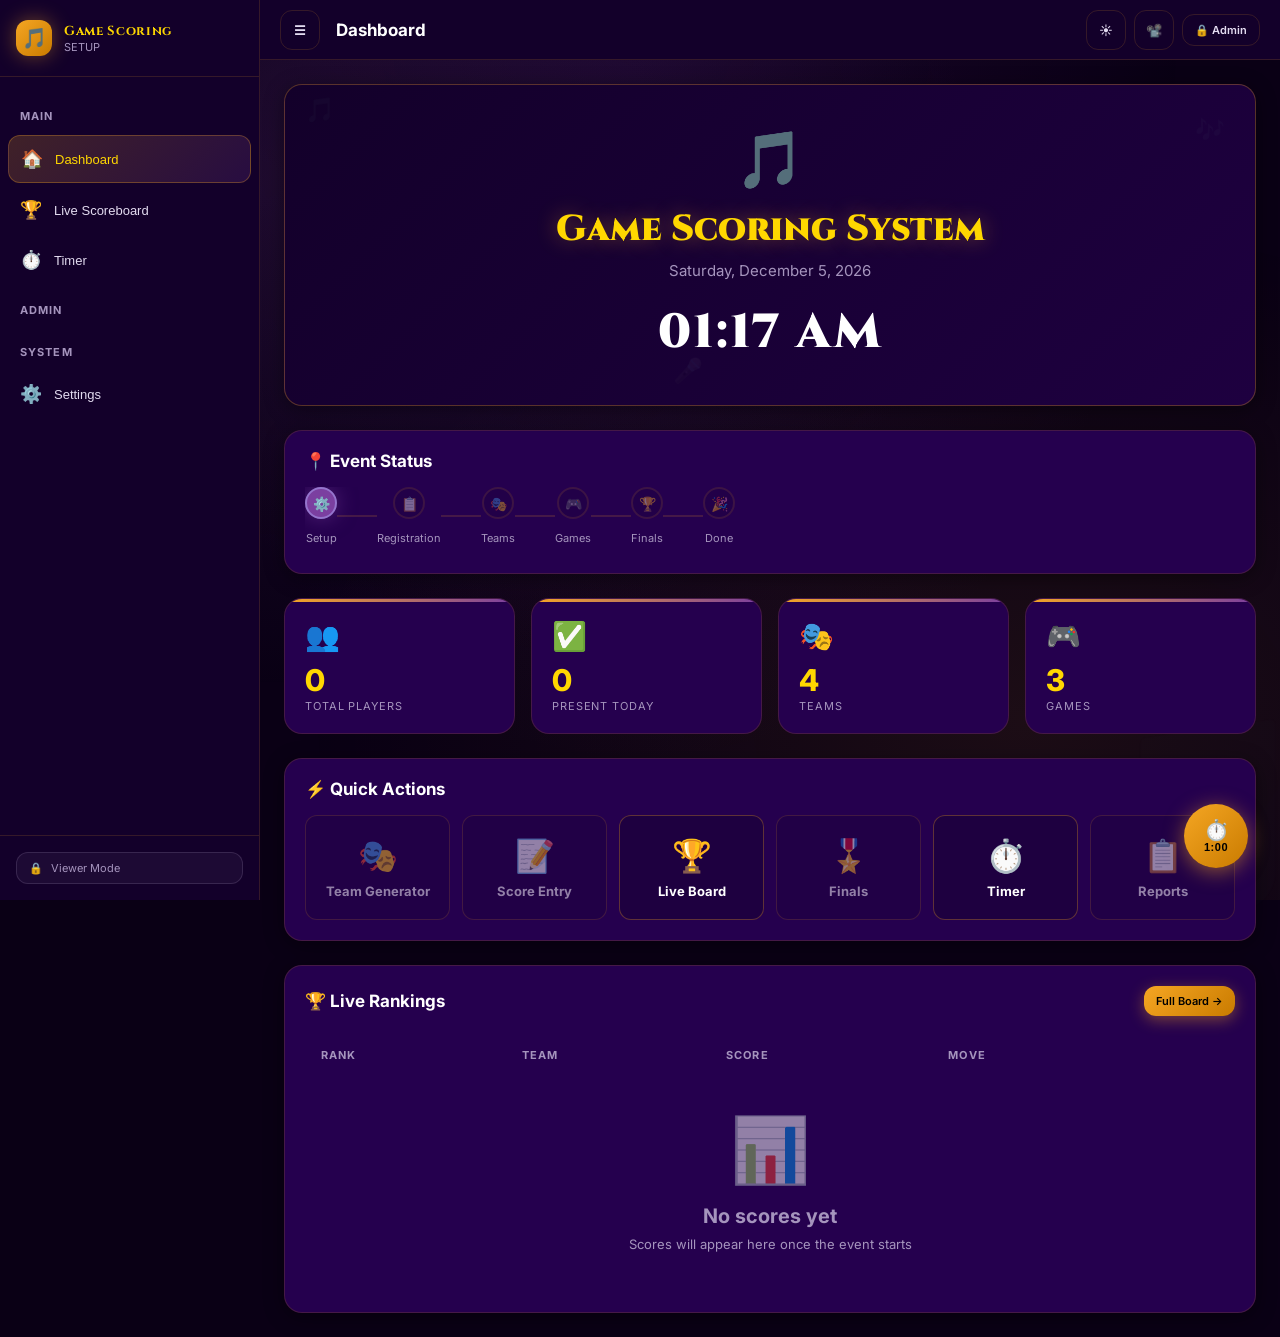
<file: index.html>
<!DOCTYPE html>
<html lang="en" data-theme="dark" data-projector="false">
<head>
  <meta charset="UTF-8">
  <meta name="viewport" content="width=device-width, initial-scale=1.0">
  <meta name="theme-color" content="#0A0015">
  <meta name="description" content="Universal Game Scoreboard & Team Management System — Antakshari, Quiz, Tambola and more">
  <meta name="apple-mobile-web-app-capable" content="yes">
  <meta name="apple-mobile-web-app-status-bar-style" content="black-translucent">

  <title>Game Scoring System 🎵</title>
  <link rel="stylesheet" href="style.css">
  <!-- PWA Meta & Icons -->
  <link rel="manifest" href="manifest.json">
  <link rel="apple-touch-icon" sizes="180x180" href="icons/apple-touch-icon.png">
  <link rel="icon" type="image/png" sizes="192x192" href="icons/icon-192.png">
  <meta name="apple-mobile-web-app-title" content="GameScoring">

  <!-- Preconnect for fonts -->
  <link rel="preconnect" href="https://fonts.googleapis.com">
  <link rel="preconnect" href="https://fonts.gstatic.com" crossorigin>
</head>
<body>

<!-- Offline Banner -->
<div id="offline-banner">
  📵 You are offline — changes will sync when connection is restored
</div>

<!-- Confetti + Fireworks Canvas (full page) -->
<canvas id="confetti-canvas"></canvas>
<canvas id="fireworks-canvas"></canvas>

<!-- App Shell -->
<div id="app">

  <!-- ── Sidebar Navigation ── -->
  <nav id="sidebar">
    <div class="sidebar-header">
      <div class="sidebar-logo">🎵</div>
      <div>
        <div class="sidebar-title" id="sidebar-event-name">Game Scoring</div>
        <div class="sidebar-subtitle" id="sidebar-status">Loading...</div>
      </div>
    </div>

    <div class="nav-links">
      <div class="nav-section">Main</div>

      <button class="nav-link active" data-nav="dashboard" onclick="navigate('dashboard')">
        <span class="nav-icon">🏠</span>
        <span>Dashboard</span>
      </button>

      <button class="nav-link" data-nav="scoreboard" onclick="navigate('scoreboard')">
        <span class="nav-icon">🏆</span>
        <span>Live Scoreboard</span>
      </button>

      <button class="nav-link" data-nav="timer" onclick="navigate('timer')">
        <span class="nav-icon">⏱️</span>
        <span>Timer</span>
      </button>

      <div class="nav-section">Admin</div>

      <button class="nav-link admin-only" data-nav="team-generator" onclick="navigate('team-generator')">
        <span class="nav-icon">🎭</span>
        <span>Team Generator</span>
      </button>

      <button class="nav-link admin-only" data-nav="score-entry" onclick="navigate('score-entry')">
        <span class="nav-icon">📝</span>
        <span>Score Entry</span>
      </button>

      <button class="nav-link admin-only" data-nav="finals" onclick="navigate('finals')">
        <span class="nav-icon">🎖️</span>
        <span>Finals</span>
      </button>

      <button class="nav-link admin-only" data-nav="reports" onclick="navigate('reports')">
        <span class="nav-icon">📋</span>
        <span>Reports</span>
      </button>

      <button class="nav-link admin-only" data-nav="quiz-admin" onclick="navigate('quiz-admin')">
        <span class="nav-icon">📢</span>
        <span>Quiz Admin</span>
      </button>

      <div class="nav-section">System</div>

      <button class="nav-link" data-nav="settings" onclick="navigate('settings')">
        <span class="nav-icon">⚙️</span>
        <span>Settings</span>
      </button>
    </div>

    <div class="sidebar-footer">
      <div id="admin-indicator" class="admin-indicator inactive">
        <span>🔒</span><span>Viewer Mode</span>
      </div>
    </div>
  </nav>

  <!-- ── Main Content ── -->
  <div id="main-content">

    <!-- Top Bar -->
    <header id="topbar">
      <button class="btn btn-icon btn-ghost" onclick="toggleSidebar()" title="Toggle menu" id="menu-toggle">
        ☰
      </button>

      <span class="topbar-title" id="topbar-title">Dashboard</span>

      <div class="topbar-actions">
        <!-- Theme Toggle -->
        <button class="btn btn-icon btn-ghost theme-toggle" onclick="toggleTheme()" title="Toggle dark/light mode">☀️</button>

        <!-- Projector Mode -->
        <button class="btn btn-icon btn-ghost projector-toggle" onclick="toggleProjector()" title="Projector Mode">📽️</button>

        <!-- Admin Quick Access -->
        <button class="btn btn-sm btn-ghost" id="admin-quick-btn"
          onclick="STATE.isAdmin ? deactivateAdmin() : showAdminActivateModal()">
          🔒 Admin
        </button>
      </div>
    </header>

    <!-- ── Pages ── -->

    <!-- Dashboard -->
    <div class="page active" id="page-dashboard"></div>

    <!-- Team Generator -->
    <div class="page" id="page-team-generator"></div>

    <!-- Score Entry -->
    <div class="page" id="page-score-entry"></div>

    <!-- Live Scoreboard -->
    <div class="page" id="page-scoreboard"></div>

    <!-- Finals -->
    <div class="page" id="page-finals"></div>

    <!-- Timer -->
    <div class="page" id="page-timer"></div>

    <!-- Reports -->
    <div class="page" id="page-reports"></div>

    <!-- Settings -->
    <div class="page" id="page-settings"></div>

    <!-- Quiz Admin -->
    <div class="page" id="page-quiz-admin"></div>

  </div><!-- /main-content -->

</div><!-- /app -->

<!-- ── Mobile Bottom Navigation ── -->
<nav id="bottom-nav">
  <button class="bottom-nav-item active" data-nav="dashboard" onclick="navigate('dashboard')">
    <span class="bnav-icon">🏠</span>
    <span>Home</span>
  </button>
  <button class="bottom-nav-item" data-nav="scoreboard" onclick="navigate('scoreboard')">
    <span class="bnav-icon">🏆</span>
    <span>Board</span>
  </button>
  <button class="bottom-nav-item admin-only" data-nav="score-entry" onclick="navigate('score-entry')">
    <span class="bnav-icon">📝</span>
    <span>Score</span>
  </button>
  <button class="bottom-nav-item" data-nav="timer" onclick="navigate('timer')">
    <span class="bnav-icon">⏱️</span>
    <span>Timer</span>
  </button>
  <button class="bottom-nav-item" data-nav="settings" onclick="navigate('settings')">
    <span class="bnav-icon">⚙️</span>
    <span>Settings</span>
  </button>
</nav>

<!-- ── Floating Timer FAB ── -->
<button id="timer-fab" onclick="openTimerFullscreen()" title="Open Timer">
  <span class="fab-icon">⏱️</span>
  <span class="fab-time" id="timer-fab-time">60</span>
</button>

<!-- ── Quick Score FAB (admin only, green ⚡ above timer) ── -->
<button id="quick-score-fab" onclick="openQuickScore()" title="Quick Score Entry">
  <span class="qfab-icon">⚡</span>
  <span class="qfab-label">SCORE</span>
</button>

<!-- ── Quick Score Overlay ── -->
<div id="quick-score-overlay" class="hidden">

  <!-- Header -->
  <div class="qs-header">
    <div class="qs-title">⚡ Quick Score</div>

    <!-- Context selectors (inline) -->
    <div class="qs-context">
      <span>Game</span>
      <select id="qs-game" onchange="qsOnContextChange()"></select>
      <span>Round</span>
      <select id="qs-round" onchange="qsOnContextChange()"></select>
      <span>Sub</span>
      <select id="qs-sub" onchange="qsOnContextChange()"></select>
    </div>

    <button class="qs-close" onclick="closeQuickScore()" title="Close">✕</button>
  </div>

  <!-- Body (renders dynamically) -->
  <div class="qs-body" id="qs-body"></div>

  <!-- Footer -->
  <div class="qs-footer">
    <div class="qs-last-save" id="qs-last-save">
      <span>No scores saved yet</span>
    </div>
    <div style="display:flex;gap:8px;align-items:center">
      <button class="btn btn-ghost btn-sm" onclick="navigate('score-entry');closeQuickScore()">📝 Full Entry</button>
      <button class="btn btn-ghost btn-sm" onclick="closeQuickScore()">✕ Close</button>
    </div>
  </div>

</div>

<!-- ── Toast Container ── -->
<div id="toast-container"></div>

<!-- ── Timer Fullscreen Overlay ── -->
<div id="timer-fullscreen" class="hidden">
  <button class="btn btn-ghost" style="position:absolute;top:var(--space-6);right:var(--space-6);font-size:24px"
    onclick="closeTimerFullscreen()">✕</button>

  <div style="text-align:center;margin-bottom:var(--space-4)">
    <div style="font-size:var(--text-sm);color:var(--text-muted);text-transform:uppercase;letter-spacing:0.15em" id="timer-context-label">
      Round Timer
    </div>
  </div>

  <!-- SVG Ring -->
  <div style="position:relative;width:340px;height:340px">
    <svg width="340" height="340" style="transform:rotate(-90deg)">
      <circle cx="170" cy="170" r="150" fill="none" stroke="rgba(245,166,35,0.15)" stroke-width="14"/>
      <circle cx="170" cy="170" r="150" fill="none" stroke="#F5A623"
        stroke-width="14" stroke-linecap="round"
        stroke-dasharray="942.5" stroke-dashoffset="0"
        id="timer-progress-ring" style="transition:stroke-dashoffset 1s linear,stroke 0.3s"/>
    </svg>
    <div style="position:absolute;inset:0;display:flex;flex-direction:column;align-items:center;justify-content:center">
      <div class="timer-display" id="timer-main-display">60</div>
    </div>
  </div>

  <div class="timer-label" id="timer-fullscreen-label">seconds remaining</div>

  <!-- Timer Controls -->
  <div class="timer-controls">
    <button class="btn btn-lg btn-secondary" onclick="Timer.reset()" title="Reset to start">
      ↺ Reset
    </button>
    <button class="btn btn-xl btn-primary" id="timer-fullscreen-play"
      onclick="toggleTimerFullscreen()">
      ▶ Start
    </button>
    <button class="btn btn-lg btn-secondary" onclick="closeTimerFullscreen()">
      ✕ Close
    </button>
  </div>

  <!-- Duration quick-set -->
  <div style="display:flex;gap:var(--space-2);flex-wrap:wrap;justify-content:center">
    <span style="font-size:var(--text-xs);color:var(--text-muted);align-self:center">Quick set:</span>
    <button class="btn btn-sm btn-ghost" onclick="Timer.init(30);updateTimerDisplays()">30s</button>
    <button class="btn btn-sm btn-ghost" onclick="Timer.init(45);updateTimerDisplays()">45s</button>
    <button class="btn btn-sm btn-ghost" onclick="Timer.init(60);updateTimerDisplays()">60s</button>
    <button class="btn btn-sm btn-ghost" onclick="Timer.init(90);updateTimerDisplays()">90s</button>
    <button class="btn btn-sm btn-ghost" onclick="Timer.init(120);updateTimerDisplays()">2m</button>
    <button class="btn btn-sm btn-ghost" onclick="Timer.init(180);updateTimerDisplays()">3m</button>
    <button class="btn btn-sm btn-ghost" onclick="Timer.init(300);updateTimerDisplays()">5m</button>
  </div>
</div>

<!-- ── Admin Quick Activate Modal ── -->
<div class="modal-overlay hidden" id="admin-activate-modal">
  <div class="modal" style="max-width:380px">
    <div class="modal-title">🔓 Activate Admin Mode</div>
    <div class="modal-body">
      <div class="form-group">
        <label class="form-label">Admin Password</label>
        <input type="password" class="form-control" id="admin-pass-input"
          placeholder="Enter password (default: admin123)"
          onkeydown="if(event.key==='Enter')submitAdminPass()">
      </div>
      <div style="font-size:var(--text-xs);color:var(--text-muted);margin-top:var(--space-2)">
        Session-based — stays active until you close the tab or deactivate manually.
      </div>
    </div>
    <div class="modal-actions">
      <button class="btn btn-ghost" onclick="Modal.close('admin-activate-modal')">Cancel</button>
      <button class="btn btn-primary" onclick="submitAdminPass()">Activate</button>
    </div>
  </div>
</div>

<!-- ── Scripts ── -->
<!-- Core -->
<script src="app.js"></script>

<!-- Pages -->
<script src="pages/dashboard.js"></script>
<script src="pages/team-generator.js"></script>
<script src="pages/score-entry.js"></script>
<script src="pages/live-scoreboard.js"></script>
<script src="pages/finals.js"></script>
<script src="pages/timer-page.js"></script>
<script src="pages/reports.js"></script>
<script src="pages/settings.js"></script>
<script src="pages/quiz-admin.js"></script>

<!-- Inline glue: timer fullscreen + keyboard shortcuts -->
<script>
// ── Timer fullscreen play/pause toggle ───────────────────────
function toggleTimerFullscreen() {
  const btn = document.getElementById('timer-fullscreen-play');
  if (STATE.timerRunning) {
    Timer.stop();
    if (btn) btn.textContent = '▶ Start';
  } else {
    Timer.start();
    if (btn) btn.textContent = '⏸ Pause';
  }
}

// Keep FAB and fullscreen display in sync
const _origTimerUpdate = Timer.updateDisplay.bind(Timer);
Timer.updateDisplay = function() {
  _origTimerUpdate();
  const btn = document.getElementById('timer-fullscreen-play');
  if (btn) btn.textContent = STATE.timerRunning ? '⏸ Pause' : '▶ Start';
  if (STATE.currentPage === 'timer') {
    if (typeof updateTimerPageDisplay === 'function') updateTimerPageDisplay();
  }
};

function updateTimerDisplays() {
  Timer.updateDisplay();
  const fab = document.getElementById('timer-fab-time');
  if (fab) fab.textContent = STATE.timerSeconds;
}

// ── Keyboard shortcuts ───────────────────────────────────────
document.addEventListener('keydown', e => {
  if (['INPUT','TEXTAREA','SELECT'].includes(document.activeElement?.tagName)) return;
  switch (e.key) {
    case ' ':     e.preventDefault(); toggleTimerFullscreen(); break;
    case 'f': case 'F': openTimerFullscreen(); break;
    case 'Escape':
      if (!document.getElementById('timer-fullscreen')?.classList.contains('hidden'))
        closeTimerFullscreen();
      else Modal.closeAll();
      break;
    case '1': navigate('dashboard');     break;
    case '2': navigate('scoreboard');    break;
    case '3': navigate('score-entry');   break;
    case '4': navigate('team-generator'); break;
    case '5': navigate('timer');         break;
    case 't': case 'T': toggleTheme();  break;
    case 'p': case 'P': toggleProjector(); break;
  }
});

// ── Close mobile sidebar on outside click ─────────────────────
document.addEventListener('click', e => {
  const sidebar = document.getElementById('sidebar');
  const menuBtn = document.getElementById('menu-toggle');
  if (window.innerWidth <= 768 &&
      sidebar?.classList.contains('mobile-open') &&
      !sidebar.contains(e.target) &&
      !menuBtn?.contains(e.target)) {
    sidebar.classList.remove('mobile-open');
  }
});

// ── Service Worker Registration (PWA) ────────────────────────
if ('serviceWorker' in navigator) {
  window.addEventListener('load', () => {
    navigator.serviceWorker.register('./service-worker.js')
      .then(reg => console.log('PWA Service Worker registered:', reg.scope))
      .catch(err => console.warn('Service Worker registration failed:', err));
  });
}
</script>

</body>
</html>
</file>
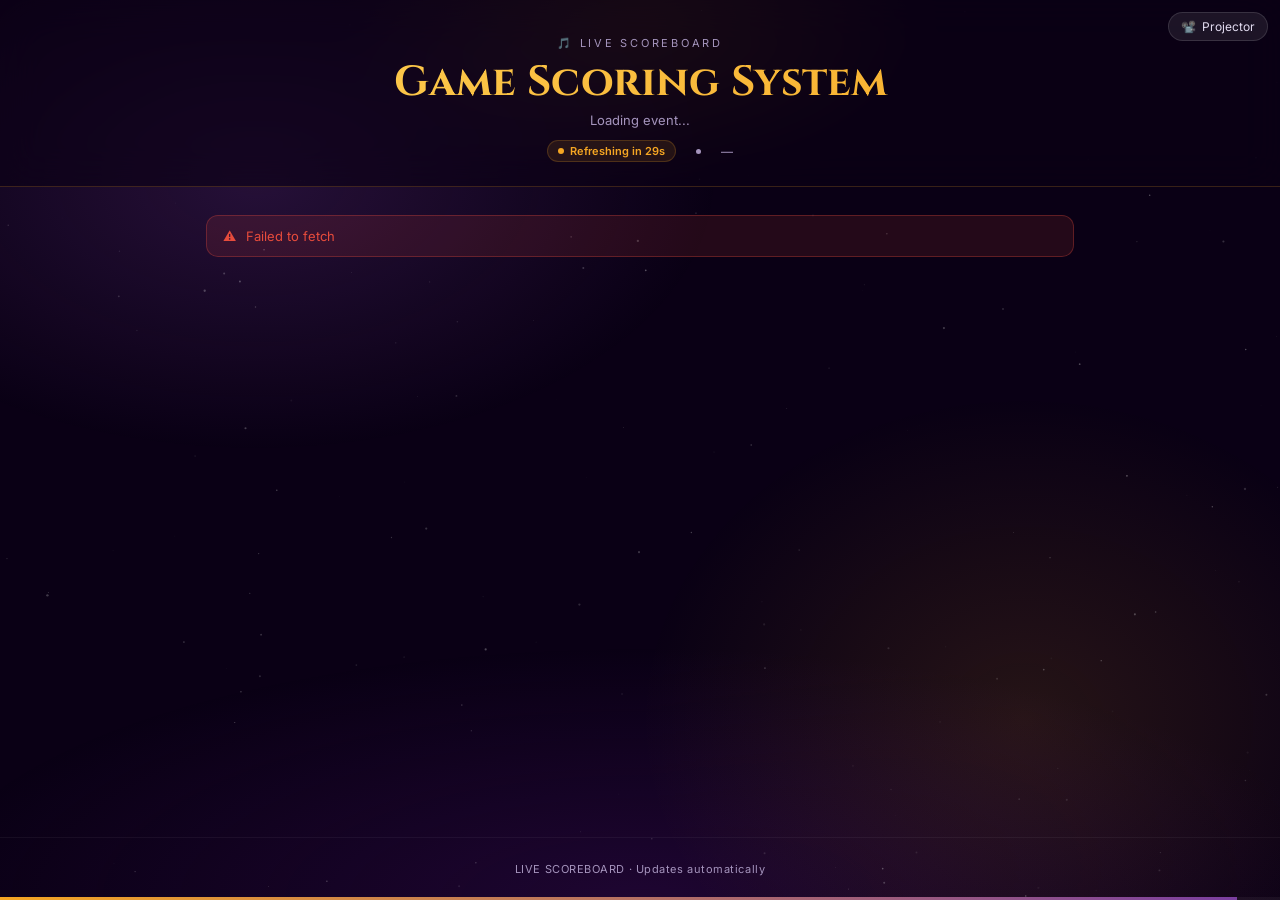
<file: scoreboard-public.html>
<!DOCTYPE html>
<html lang="en">
<head>
  <meta charset="UTF-8">
  <meta name="viewport" content="width=device-width, initial-scale=1.0">
  <meta name="theme-color" content="#0A0015">
  <meta name="description" content="Live Scoreboard — Game Scoring System">
  <meta name="robots" content="noindex">
  <title>🏆 Live Scoreboard</title>
  <link rel="preconnect" href="https://fonts.googleapis.com">
  <link rel="preconnect" href="https://fonts.gstatic.com" crossorigin>
  <link rel="stylesheet" href="https://fonts.googleapis.com/css2?family=Inter:wght@300;400;500;600;700;800;900&family=Cinzel:wght@600;700;900&display=swap">
  <style>
    /* ── Reset ── */
    *, *::before, *::after { box-sizing: border-box; margin: 0; padding: 0; }

    /* ── Variables ── */
    :root {
      --gold-400:  #F5A623;
      --gold-300:  #FFD55A;
      --gold-200:  #FFE9A0;
      --purple-400:#7B3FA0;
      --purple-600:#3D0D5C;
      --purple-700:#1E0030;
      --purple-800:#0F0020;
      --purple-900:#06000F;
      --success:   #2ECC71;
      --error:     #E74C3C;
      --info:      #3498DB;
      --bg-base:   #0A0015;
      --bg-card:   rgba(255,255,255,0.04);
      --border:    rgba(245,166,35,0.2);
      --text-1:    #FFFFFF;
      --text-2:    #E3DBF0;
      --text-3:    #A594BD;
      --text-gold: #FFD700;
      --glow-gold: 0 0 30px rgba(245,166,35,0.5);
      --glow-sm:   0 0 12px rgba(245,166,35,0.3);
      --font:      'Inter', sans-serif;
      --font-d:    'Cinzel', serif;
      --r-md:      12px;
      --r-lg:      18px;
      --r-full:    9999px;
    }

    /* ── Base ── */
    html { height: 100%; }
    body {
      min-height: 100%;
      background: var(--bg-base);
      font-family: var(--font);
      color: var(--text-1);
      overflow-x: hidden;
    }

    /* ── Animated Background ── */
    body::before {
      content: '';
      position: fixed;
      inset: 0;
      background:
        radial-gradient(ellipse 60% 50% at 20% 20%, rgba(123,63,160,0.25) 0%, transparent 60%),
        radial-gradient(ellipse 50% 60% at 80% 80%, rgba(245,166,35,0.12) 0%, transparent 60%),
        radial-gradient(ellipse 80% 40% at 50% 100%, rgba(61,13,92,0.4) 0%, transparent 70%);
      z-index: 0;
      pointer-events: none;
    }

    /* ── Stars ── */
    #stars-canvas {
      position: fixed;
      inset: 0;
      z-index: 0;
      pointer-events: none;
      opacity: 0.4;
    }

    /* ── Pulse rings behind header ── */
    .header-glow {
      position: fixed;
      top: -120px;
      left: 50%;
      transform: translateX(-50%);
      width: 600px;
      height: 300px;
      background: radial-gradient(ellipse, rgba(245,166,35,0.15) 0%, transparent 70%);
      pointer-events: none;
      z-index: 1;
      animation: pulse-glow 4s ease-in-out infinite alternate;
    }
    @keyframes pulse-glow {
      from { opacity: 0.6; transform: translateX(-50%) scale(1); }
      to   { opacity: 1;   transform: translateX(-50%) scale(1.15); }
    }

    /* ── Layout ── */
    #app {
      position: relative;
      z-index: 1;
      min-height: 100vh;
      display: flex;
      flex-direction: column;
    }

    /* ── Header ── */
    #header {
      text-align: center;
      padding: 36px 20px 24px;
      border-bottom: 1px solid var(--border);
      background: rgba(10,0,21,0.6);
      backdrop-filter: blur(20px);
      -webkit-backdrop-filter: blur(20px);
      position: sticky;
      top: 0;
      z-index: 100;
    }

    .header-eyebrow {
      font-size: 11px;
      letter-spacing: 0.25em;
      text-transform: uppercase;
      color: var(--text-3);
      margin-bottom: 8px;
    }

    #event-name {
      font-family: var(--font-d);
      font-size: clamp(22px, 5vw, 42px);
      font-weight: 700;
      background: linear-gradient(135deg, var(--gold-300), var(--gold-400), var(--gold-300));
      background-size: 200% auto;
      -webkit-background-clip: text;
      -webkit-text-fill-color: transparent;
      background-clip: text;
      animation: shimmer 3s linear infinite;
      line-height: 1.2;
      margin-bottom: 4px;
    }
    @keyframes shimmer {
      from { background-position: 0% center; }
      to   { background-position: 200% center; }
    }

    #event-subtitle {
      font-size: 13px;
      color: var(--text-3);
      margin-bottom: 12px;
    }

    .header-meta {
      display: flex;
      align-items: center;
      justify-content: center;
      gap: 20px;
      flex-wrap: wrap;
      font-size: 12px;
      color: var(--text-3);
    }

    .header-meta .dot { width: 5px; height: 5px; border-radius: 50%; background: var(--text-3); }

    #refresh-indicator {
      display: inline-flex;
      align-items: center;
      gap: 6px;
      background: rgba(245,166,35,0.1);
      border: 1px solid rgba(245,166,35,0.2);
      border-radius: var(--r-full);
      padding: 3px 10px;
      font-size: 11px;
      color: var(--gold-400);
      font-weight: 600;
    }

    .pulse-dot {
      width: 6px; height: 6px;
      border-radius: 50%;
      background: var(--gold-400);
      animation: blink 1.4s ease-in-out infinite;
    }
    @keyframes blink {
      0%, 100% { opacity: 1; transform: scale(1); }
      50%       { opacity: 0.3; transform: scale(0.7); }
    }

    /* ── Main ── */
    #main {
      flex: 1;
      max-width: 900px;
      width: 100%;
      margin: 0 auto;
      padding: 28px 16px 60px;
    }

    /* ── Score Distribution Bar ── */
    #dist-section {
      margin-bottom: 20px;
    }

    .dist-header {
      font-size: 11px;
      text-transform: uppercase;
      letter-spacing: 0.12em;
      color: var(--text-3);
      margin-bottom: 12px;
      font-weight: 600;
    }

    /* ── Scoreboard Cards ── */
    #scoreboard-list {
      display: flex;
      flex-direction: column;
      gap: 12px;
    }

    .sb-card {
      background: var(--bg-card);
      border: 1px solid var(--border);
      border-radius: var(--r-lg);
      backdrop-filter: blur(12px);
      -webkit-backdrop-filter: blur(12px);
      padding: 0;
      overflow: hidden;
      transition: transform 0.25s ease, box-shadow 0.25s ease, border-color 0.25s ease;
      animation: slide-in 0.4s ease both;
      cursor: pointer;
    }

    @keyframes slide-in {
      from { opacity: 0; transform: translateY(14px); }
      to   { opacity: 1; transform: translateY(0); }
    }

    .sb-card:hover {
      transform: translateY(-2px);
      box-shadow: 0 8px 32px rgba(0,0,0,0.4);
    }

    .sb-card.rank-1 {
      border-color: rgba(255,215,0,0.5);
      box-shadow: 0 0 30px rgba(255,215,0,0.1), inset 0 0 40px rgba(255,215,0,0.03);
    }
    .sb-card.rank-1:hover { border-color: rgba(255,215,0,0.8); box-shadow: var(--glow-gold); }
    .sb-card.rank-2 { border-color: rgba(192,192,192,0.3); }
    .sb-card.rank-3 { border-color: rgba(205,127,50,0.3); }

    .sb-card-inner {
      display: grid;
      grid-template-columns: 70px 1fr auto;
      align-items: center;
      gap: 0;
    }

    /* Rank Column */
    .sb-rank-col {
      display: flex;
      align-items: center;
      justify-content: center;
      padding: 20px 12px;
    }

    .rank-badge {
      width: 44px;
      height: 44px;
      border-radius: 50%;
      display: flex;
      align-items: center;
      justify-content: center;
      font-weight: 900;
      font-size: 18px;
      flex-shrink: 0;
    }

    .rank-badge.gold   { background: linear-gradient(135deg,#FFD700,#F5A623); color: #3A1F00; box-shadow: 0 0 18px rgba(255,215,0,0.6); }
    .rank-badge.silver { background: linear-gradient(135deg,#E8E8E8,#B0B0B0); color: #2A2A2A; box-shadow: 0 0 14px rgba(192,192,192,0.4); }
    .rank-badge.bronze { background: linear-gradient(135deg,#E8956D,#CD7F32); color: #2A1000; box-shadow: 0 0 14px rgba(205,127,50,0.4); }
    .rank-badge.other  { background: rgba(255,255,255,0.08); color: var(--text-2); border: 1px solid rgba(255,255,255,0.1); font-size: 16px; }

    /* Team Info */
    .sb-team-col {
      padding: 16px 4px;
    }

    .team-row {
      display: flex;
      align-items: center;
      gap: 14px;
    }

    .team-avatar {
      width: 46px;
      height: 46px;
      border-radius: 12px;
      display: flex;
      align-items: center;
      justify-content: center;
      font-weight: 900;
      font-size: 15px;
      color: white;
      letter-spacing: 0.02em;
      flex-shrink: 0;
      text-shadow: 0 1px 3px rgba(0,0,0,0.4);
    }

    .team-name {
      font-size: 18px;
      font-weight: 700;
      color: var(--text-1);
      line-height: 1.2;
    }

    .team-chips {
      display: flex;
      gap: 5px;
      flex-wrap: wrap;
      margin-top: 5px;
    }

    .chip {
      font-size: 10px;
      font-weight: 700;
      padding: 2px 7px;
      border-radius: var(--r-full);
      line-height: 1.5;
    }
    .chip-pos { background: rgba(46,204,113,0.15); color: #2ECC71; border: 1px solid rgba(46,204,113,0.3); }
    .chip-neg { background: rgba(231,76,60,0.15);  color: #E74C3C; border: 1px solid rgba(231,76,60,0.3); }
    .chip-qual { background: linear-gradient(90deg, rgba(245,166,35,0.2), rgba(255,215,0,0.15)); color: var(--text-gold); border: 1px solid rgba(245,166,35,0.4); }

    /* Score Column */
    .sb-score-col {
      padding: 20px 20px 20px 8px;
      text-align: right;
      display: flex;
      flex-direction: column;
      align-items: flex-end;
      gap: 6px;
      min-width: 90px;
    }

    .score-value {
      font-size: 32px;
      font-weight: 900;
      font-variant-numeric: tabular-nums;
      color: var(--text-gold);
      line-height: 1;
    }

    .rank-1 .score-value { text-shadow: var(--glow-gold); }

    .score-meta {
      display: flex;
      align-items: center;
      gap: 6px;
      flex-direction: column;
      align-items: flex-end;
    }

    .rank-move {
      font-size: 11px;
      font-weight: 700;
      display: inline-flex;
      align-items: center;
      gap: 2px;
    }
    .rank-move.up   { color: var(--success); }
    .rank-move.down { color: var(--error); }
    .rank-move.same { color: var(--text-3); }

    .score-diff {
      font-size: 11px;
      font-weight: 700;
      padding: 2px 6px;
      border-radius: var(--r-full);
    }
    .diff-pos { background: rgba(46,204,113,0.15); color: #2ECC71; border: 1px solid rgba(46,204,113,0.3); }
    .diff-neg { background: rgba(231,76,60,0.15);  color: #E74C3C; border: 1px solid rgba(231,76,60,0.3); }

    /* ── Bar Chart ── */
    .bar-row {
      display: grid;
      grid-template-columns: 100px 1fr 60px;
      align-items: center;
      gap: 10px;
      margin-bottom: 10px;
    }
    .bar-label { font-size: 12px; font-weight: 600; color: var(--text-2); text-align: right; white-space: nowrap; overflow: hidden; text-overflow: ellipsis; }
    .bar-track { height: 10px; background: rgba(255,255,255,0.06); border-radius: 5px; overflow: hidden; }
    .bar-fill  { height: 100%; border-radius: 5px; transition: width 1.2s cubic-bezier(0.4,0,0.2,1); }
    .bar-score { font-size: 12px; font-weight: 700; color: var(--text-gold); }

    /* ── Detail Rows (expandable) ── */
    .sb-detail {
      border-top: 1px solid rgba(255,255,255,0.06);
      padding: 14px 20px 16px;
      background: rgba(0,0,0,0.2);
      display: none;
    }
    .sb-card.expanded .sb-detail { display: block; }

    .detail-title {
      font-size: 10px;
      text-transform: uppercase;
      letter-spacing: 0.12em;
      color: var(--text-3);
      font-weight: 700;
      margin-bottom: 10px;
    }

    .detail-table {
      width: 100%;
      border-collapse: collapse;
      font-size: 12px;
    }
    .detail-table th {
      color: var(--text-3);
      font-weight: 600;
      text-align: right;
      padding: 3px 8px 6px;
      border-bottom: 1px solid rgba(255,255,255,0.06);
      font-size: 10px;
      text-transform: uppercase;
      letter-spacing: 0.05em;
    }
    .detail-table th:first-child { text-align: left; }
    .detail-table td {
      padding: 5px 8px;
      text-align: right;
      border-bottom: 1px solid rgba(255,255,255,0.04);
      font-variant-numeric: tabular-nums;
    }
    .detail-table td:first-child { text-align: left; font-weight: 600; color: var(--text-gold); }
    .detail-table tbody tr:last-child td { border-bottom: none; }
    .text-green { color: #2ECC71; }
    .text-red   { color: #E74C3C; }
    .text-gold  { color: var(--text-gold); }
    .text-muted { color: var(--text-3); }
    .text-right { text-align: right; }

    /* ── Empty State ── */
    #empty-state {
      text-align: center;
      padding: 80px 20px;
      display: none;
    }
    #empty-state .icon { font-size: 64px; margin-bottom: 16px; }
    #empty-state .title { font-family: var(--font-d); font-size: 26px; color: var(--text-2); margin-bottom: 8px; }
    #empty-state .sub   { font-size: 14px; color: var(--text-3); }

    /* ── Loading ── */
    #loading-state {
      text-align: center;
      padding: 80px 20px;
    }
    .spinner {
      width: 48px; height: 48px;
      border: 3px solid rgba(245,166,35,0.15);
      border-top-color: var(--gold-400);
      border-radius: 50%;
      animation: spin 0.8s linear infinite;
      margin: 0 auto 20px;
    }
    @keyframes spin { to { transform: rotate(360deg); } }
    #loading-state p { color: var(--text-3); font-size: 14px; }

    /* ── Error Banner ── */
    #error-banner {
      background: rgba(231,76,60,0.12);
      border: 1px solid rgba(231,76,60,0.3);
      border-radius: var(--r-md);
      padding: 12px 16px;
      font-size: 13px;
      color: #E74C3C;
      margin-bottom: 20px;
      display: none;
      align-items: center;
      gap: 10px;
    }

    /* ── Config Prompt ── */
    #config-prompt {
      max-width: 500px;
      margin: 60px auto;
      text-align: center;
      padding: 40px 24px;
      background: var(--bg-card);
      border: 1px solid var(--border);
      border-radius: var(--r-lg);
      backdrop-filter: blur(12px);
      -webkit-backdrop-filter: blur(12px);
    }
    #config-prompt .icon { font-size: 52px; margin-bottom: 16px; }
    #config-prompt h2 { font-family: var(--font-d); color: var(--text-gold); margin-bottom: 10px; font-size: 20px; }
    #config-prompt p { font-size: 13px; color: var(--text-3); line-height: 1.6; margin-bottom: 20px; }
    #config-prompt input {
      width: 100%;
      background: rgba(255,255,255,0.06);
      border: 1px solid var(--border);
      border-radius: var(--r-md);
      padding: 10px 14px;
      color: var(--text-1);
      font-size: 13px;
      font-family: var(--font);
      outline: none;
      margin-bottom: 12px;
    }
    #config-prompt input:focus { border-color: var(--gold-400); box-shadow: 0 0 0 2px rgba(245,166,35,0.15); }
    #config-prompt input::placeholder { color: var(--text-3); }
    #config-btn {
      background: linear-gradient(135deg, var(--gold-400), var(--gold-500));
      color: #1A0800;
      font-weight: 700;
      font-size: 14px;
      border: none;
      border-radius: var(--r-md);
      padding: 10px 28px;
      cursor: pointer;
      width: 100%;
      font-family: var(--font);
      transition: opacity 0.2s;
    }
    #config-btn:hover { opacity: 0.9; }

    /* ── Footer ── */
    #footer {
      text-align: center;
      padding: 24px;
      font-size: 11px;
      color: var(--text-3);
      letter-spacing: 0.05em;
      border-top: 1px solid rgba(255,255,255,0.05);
    }

    /* ── Countdown Bar ── */
    #countdown-bar-wrap {
      position: fixed;
      bottom: 0;
      left: 0;
      right: 0;
      height: 3px;
      background: rgba(255,255,255,0.05);
      z-index: 200;
    }
    #countdown-bar {
      height: 100%;
      background: linear-gradient(90deg, var(--gold-400), var(--purple-400));
      transition: width 1s linear;
      width: 100%;
    }

    /* ── Projector Mode ── */
    body.projector #event-name        { font-size: clamp(36px, 7vw, 72px); }
    body.projector .team-name         { font-size: 26px; }
    body.projector .score-value       { font-size: 52px; }
    body.projector .rank-badge        { width: 60px; height: 60px; font-size: 24px; }
    body.projector .team-avatar       { width: 60px; height: 60px; font-size: 20px; }
    body.projector .sb-card           { margin-bottom: 4px; }
    body.projector .sb-card-inner     { grid-template-columns: 90px 1fr auto; }
    body.projector .sb-score-col      { min-width: 120px; }

    /* ── Projector Toggle Button ── */
    #proj-btn {
      position: fixed;
      top: 12px;
      right: 12px;
      z-index: 300;
      background: rgba(255,255,255,0.08);
      border: 1px solid rgba(255,255,255,0.12);
      border-radius: var(--r-full);
      padding: 6px 12px;
      color: var(--text-2);
      font-size: 12px;
      cursor: pointer;
      font-family: var(--font);
      transition: background 0.2s;
      display: flex;
      align-items: center;
      gap: 6px;
    }
    #proj-btn:hover { background: rgba(255,255,255,0.14); }

    /* ── Finals Banner ── */
    .finals-banner {
      background: linear-gradient(135deg, rgba(245,166,35,0.15), rgba(255,215,0,0.08));
      border: 1px solid rgba(245,166,35,0.4);
      border-radius: var(--r-lg);
      padding: 16px 20px;
      text-align: center;
      margin-bottom: 20px;
    }
    .finals-banner-title {
      font-family: var(--font-d);
      font-size: 16px;
      color: var(--text-gold);
      margin-bottom: 8px;
    }
    .finals-banner-teams {
      display: flex;
      gap: 12px;
      justify-content: center;
      flex-wrap: wrap;
    }
    .finalist-tag {
      padding: 5px 14px;
      border-radius: var(--r-full);
      font-size: 13px;
      font-weight: 700;
      color: white;
      display: inline-flex;
      align-items: center;
      gap: 6px;
    }

    /* ── Responsive ── */
    @media (max-width: 600px) {
      .sb-card-inner { grid-template-columns: 60px 1fr auto; }
      .sb-rank-col { padding: 16px 8px; }
      .rank-badge { width: 38px; height: 38px; font-size: 15px; }
      .team-avatar { width: 38px; height: 38px; font-size: 12px; border-radius: 8px; }
      .team-name { font-size: 15px; }
      .score-value { font-size: 24px; }
      .sb-score-col { min-width: 70px; padding: 16px 12px 16px 4px; }
      .bar-row { grid-template-columns: 70px 1fr 50px; }
    }

    /* ── Scroll reveal animation stagger ── */
    .sb-card:nth-child(1) { animation-delay: 0.05s; }
    .sb-card:nth-child(2) { animation-delay: 0.12s; }
    .sb-card:nth-child(3) { animation-delay: 0.19s; }
    .sb-card:nth-child(4) { animation-delay: 0.26s; }
    .sb-card:nth-child(5) { animation-delay: 0.33s; }
    .sb-card:nth-child(6) { animation-delay: 0.40s; }
    .sb-card:nth-child(7) { animation-delay: 0.47s; }
    .sb-card:nth-child(8) { animation-delay: 0.54s; }
    /* ── Quiz Modal CSS ── */
    #audience-quiz-modal {
      position: fixed;
      inset: 0;
      z-index: 1000;
      background: rgba(10, 0, 21, 0.95);
      backdrop-filter: blur(25px);
      -webkit-backdrop-filter: blur(25px);
      display: flex;
      align-items: center;
      justify-content: center;
      padding: var(--space-4, 16px);
      opacity: 1;
      transition: opacity 0.3s ease;
    }
    #audience-quiz-modal.hidden { display: none; }
    
    .quiz-card {
      background: rgba(255, 255, 255, 0.05);
      border: 1px solid rgba(245, 166, 35, 0.25);
      border-radius: var(--r-lg);
      padding: 30px;
      width: 100%;
      max-width: 520px;
      box-shadow: 0 20px 50px rgba(0, 0, 0, 0.5), inset 0 2px 10px rgba(255, 255, 255, 0.05);
      position: relative;
      overflow: hidden;
      animation: quizPop 0.4s cubic-bezier(0.175, 0.885, 0.32, 1.275);
    }
    
    @keyframes quizPop {
      from { transform: scale(0.9) translateY(20px); opacity: 0; }
      to   { transform: scale(1) translateY(0); opacity: 1; }
    }
    
    .quiz-card::before {
      content: '';
      position: absolute;
      top: 0; left: 0; right: 0;
      height: 4px;
      background: linear-gradient(90deg, var(--gold-400), #2ECC71);
    }
    
    .quiz-eyebrow {
      font-size: 11px;
      font-weight: 800;
      text-transform: uppercase;
      letter-spacing: 0.15em;
      color: #2ECC71;
      margin-bottom: 10px;
      display: flex;
      align-items: center;
      gap: 6px;
    }
    
    .quiz-timer-wrap {
      position: absolute;
      top: 30px;
      right: 30px;
      width: 50px;
      height: 50px;
      display: flex;
      align-items: center;
      justify-content: center;
      background: rgba(255,255,255,0.05);
      border-radius: var(--r-full);
      border: 2px solid var(--gold-400);
      font-weight: 900;
      font-size: 16px;
      color: var(--gold-300);
      box-shadow: var(--glow-sm);
    }
    .quiz-timer-wrap.urgent {
      border-color: var(--error);
      color: var(--error);
      animation: pulseAlert 0.5s ease infinite alternate;
    }
    
    @keyframes pulseAlert {
      from { transform: scale(1); box-shadow: 0 0 10px rgba(231,76,60,0.4); }
      to   { transform: scale(1.08); box-shadow: 0 0 20px rgba(231,76,60,0.8); }
    }

    .quiz-question {
      font-size: 20px;
      font-weight: 800;
      line-height: 1.4;
      margin-bottom: 24px;
      color: white;
      padding-right: 60px; /* space for timer */
    }
    
    .quiz-input-group {
      display: flex;
      flex-direction: column;
      gap: 12px;
      margin-bottom: 24px;
    }
    
    .quiz-label {
      font-size: 12px;
      font-weight: 700;
      color: var(--text-3);
      text-transform: uppercase;
      letter-spacing: 0.05em;
    }
    
    .quiz-control {
      background: rgba(255,255,255,0.06);
      border: 1px solid rgba(255,255,255,0.12);
      border-radius: var(--r-md);
      padding: 12px 16px;
      font-size: 15px;
      color: white;
      outline: none;
      transition: all 0.25s ease;
      width: 100%;
    }
    .quiz-control:focus {
      border-color: #2ECC71;
      box-shadow: 0 0 0 3px rgba(46, 204, 113, 0.25);
      background: rgba(255,255,255,0.1);
    }
    
    .quiz-options-grid {
      display: grid;
      grid-template-columns: 1fr;
      gap: 10px;
      margin-bottom: 24px;
    }
    
    .quiz-option-btn {
      background: rgba(255,255,255,0.04);
      border: 1.5px solid rgba(255,255,255,0.1);
      border-radius: var(--r-md);
      padding: 14px 18px;
      text-align: left;
      font-size: 14px;
      font-weight: 600;
      color: var(--text-2);
      cursor: pointer;
      transition: all 0.2s cubic-bezier(0.4, 0, 0.2, 1);
      display: flex;
      align-items: center;
      gap: 12px;
    }
    
    .quiz-option-btn:hover {
      background: rgba(255,255,255,0.08);
      border-color: rgba(255,255,255,0.25);
      transform: translateY(-1px);
    }
    
    .quiz-option-btn.selected {
      background: rgba(46, 204, 113, 0.15);
      border-color: #2ECC71;
      color: white;
      box-shadow: 0 4px 15px rgba(46, 204, 113, 0.2);
    }
    
    .quiz-opt-letter {
      width: 24px; height: 24px;
      border-radius: 6px;
      background: rgba(255,255,255,0.08);
      display: flex; align-items: center; justify-content: center;
      font-weight: 800;
      font-size: 12px;
      color: var(--text-3);
    }
    .quiz-option-btn.selected .quiz-opt-letter {
      background: #2ECC71;
      color: #0A0015;
    }
    
    .quiz-submit-btn {
      background: linear-gradient(135deg, #2ECC71, #27AE60);
      color: #0A0015;
      font-weight: 800;
      font-size: 16px;
      padding: 14px 28px;
      border: none;
      border-radius: var(--r-md);
      cursor: pointer;
      transition: all 0.25s ease;
      width: 100%;
      box-shadow: 0 4px 15px rgba(46, 204, 113, 0.3);
    }
    .quiz-submit-btn:hover {
      transform: translateY(-1px);
      box-shadow: 0 6px 22px rgba(46, 204, 113, 0.5);
    }
    .quiz-submit-btn:active { transform: translateY(0) scale(0.98); }
    .quiz-submit-btn:disabled {
      opacity: 0.5;
      cursor: not-allowed;
      transform: none;
      box-shadow: none;
    }
    
    .quiz-success-state {
      text-align: center;
      padding: 20px 10px;
    }
  </style>
</head>
<body>

<!-- Stars Canvas -->
<canvas id="stars-canvas"></canvas>
<div class="header-glow"></div>

<!-- Projector Toggle -->
<button id="proj-btn" onclick="toggleProjector()" title="Projector Mode">
  <span id="proj-icon">📽️</span>
  <span id="proj-label">Projector</span>
</button>

<!-- App -->
<div id="app">

  <!-- Header -->
  <header id="header">
    <div class="header-eyebrow">🎵 Live Scoreboard</div>
    <div id="event-name">Game Scoring System</div>
    <div id="event-subtitle">Loading event...</div>
    <div class="header-meta">
      <div id="refresh-indicator">
        <span class="pulse-dot"></span>
        <span id="countdown-text">Loading...</span>
      </div>
      <div class="dot"></div>
      <span id="last-updated">—</span>
    </div>
  </header>

  <!-- Main -->
  <main id="main">

    <!-- Error Banner -->
    <div id="error-banner">
      <span>⚠️</span>
      <span id="error-text">Connection error</span>
    </div>

    <!-- Config Prompt (shown when no GAS URL found) -->
    <div id="config-prompt" style="display:none">
      <div class="icon">🔗</div>
      <h2>Connect to Scoreboard</h2>
      <p>Paste your Google Apps Script Web App URL to start displaying live scores. You can find this in the main app's Settings page.</p>
      <input type="url" id="gas-input" placeholder="https://script.google.com/macros/s/…/exec">
      <button id="config-btn" onclick="connectGAS()">Connect & Show Scores</button>
    </div>

    <!-- Loading -->
    <div id="loading-state">
      <div class="spinner"></div>
      <p>Loading live scores…</p>
    </div>

    <!-- Finals Banner -->
    <div id="finals-banner" class="finals-banner" style="display:none">
      <div class="finals-banner-title">🏆 Qualified for Finals</div>
      <div id="finals-teams" class="finals-banner-teams"></div>
    </div>

    <!-- Distribution Chart -->
    <div id="dist-section" style="display:none">
      <div class="dist-header">📊 Score Distribution</div>
      <div id="dist-bars"></div>
    </div>

    <!-- Scoreboard List -->
    <div id="scoreboard-list"></div>

    <!-- Empty State -->
    <div id="empty-state">
      <div class="icon">🏆</div>
      <div class="title">No Scores Yet</div>
      <div class="sub">Scores will appear here as the event progresses.</div>
    </div>

  </main>

  <!-- Footer -->
  <footer id="footer">LIVE SCOREBOARD · Updates automatically</footer>
</div>

<!-- Countdown Bar -->
<div id="countdown-bar-wrap">
  <div id="countdown-bar"></div>
</div>

<!-- ── Audience Quiz Modal ── -->
<div id="audience-quiz-modal" class="hidden">
  <div class="quiz-card">
    <!-- Eyebrow & Timer — hidden during results reveal -->
    <div id="quiz-modal-header">
      <div class="quiz-eyebrow">📢 LIVE AUDIENCE QUESTION</div>
      <div class="quiz-timer-wrap" id="quiz-timer">30</div>
    </div>

    <!-- State: Active question form -->
    <div id="quiz-content">
      <div class="quiz-question" id="quiz-question-text">Loading question...</div>

      <div class="quiz-input-group">
        <div>
          <span class="quiz-label">Full Name</span>
          <input type="text" class="quiz-control" id="quiz-name-input" placeholder="Enter your name" onclick="this.select()">
        </div>
        <div>
          <span class="quiz-label">Mobile Number</span>
          <input type="tel" class="quiz-control" id="quiz-mobile-input" placeholder="Enter mobile number" onclick="this.select()">
        </div>
      </div>

      <span class="quiz-label" style="display:block;margin-bottom:10px">Select Your Answer</span>
      <div class="quiz-options-grid">
        <button class="quiz-option-btn" id="q-opt-a-btn" onclick="selectQuizOption('A')">
          <div class="quiz-opt-letter">A</div>
          <span id="q-opt-a-text">Option A</span>
        </button>
        <button class="quiz-option-btn" id="q-opt-b-btn" onclick="selectQuizOption('B')">
          <div class="quiz-opt-letter">B</div>
          <span id="q-opt-b-text">Option B</span>
        </button>
        <button class="quiz-option-btn" id="q-opt-c-btn" onclick="selectQuizOption('C')">
          <div class="quiz-opt-letter">C</div>
          <span id="q-opt-c-text">Option C</span>
        </button>
        <button class="quiz-option-btn" id="q-opt-d-btn" onclick="selectQuizOption('D')">
          <div class="quiz-opt-letter">D</div>
          <span id="q-opt-d-text">Option D</span>
        </button>
      </div>

      <button class="quiz-submit-btn" id="quiz-submit-btn" onclick="submitAudienceAnswer()">
        Submit Answer ✓
      </button>
    </div>

    <!-- State: Submitted success -->
    <div id="quiz-success" style="display:none" class="quiz-success-state">
      <div style="font-size:48px;margin-bottom:16px">🎉</div>
      <h3 style="font-size:20px;font-weight:800;color:white;margin-bottom:8px">Answer Submitted!</h3>
      <p style="color:var(--text-3);font-size:14px;line-height:1.5">
        Thanks for participating. Watch the live scoreboard to see if you got it right!
      </p>
      <div style="display:flex;flex-direction:column;gap:8px;margin-top:20px">
        <button class="btn btn-secondary" style="width:100%" onclick="closeQuizModal()">Close Window</button>
        <button class="btn btn-ghost" style="width:100%;color:var(--gold-400);font-size:12px;padding:8px" onclick="checkActiveQuiz()">🔄 Check Results Live</button>
      </div>
    </div>

    <!-- State: Results reveal (shown AFTER question closes) -->
    <div id="quiz-results-reveal" style="display:none;text-align:left">
      <div class="quiz-eyebrow" style="color:var(--gold-400);margin-bottom:4px">📊 Live Audience Results</div>
      <div class="quiz-question" id="reveal-question-text" style="font-size:15px;margin-bottom:16px;padding-right:0">Question Text</div>

      <div style="display:flex;flex-direction:column;gap:14px" id="reveal-stats-bars">
        <!-- Bars animated via JS -->
      </div>

      <div style="margin-top:20px;border-top:1px solid rgba(255,255,255,0.08);padding-top:14px">
        <div id="reveal-correct-answer-label" style="font-size:13px;font-weight:700;margin-bottom:10px"></div>
        <div id="reveal-top3-wrap" style="display:none">
          <div style="font-size:11px;font-weight:800;color:var(--gold-400);text-transform:uppercase;letter-spacing:1px;margin-bottom:8px">🏆 Fastest Correct Answers</div>
          <div id="reveal-top3-list" style="display:flex;flex-direction:column;gap:6px"></div>
        </div>
        <div style="display:flex;gap:8px;margin-top:12px">
          <button class="btn btn-secondary btn-sm" style="flex:1" onclick="closeQuizModal()">Close ✕</button>
          <button class="btn btn-ghost btn-sm" style="flex:1;color:var(--gold-400)" onclick="openHistoryDrawer()">📜 Full History</button>
        </div>
      </div>
    </div>
  </div>
</div>

<!-- ── History Drawer ── -->
<div id="history-drawer" style="
  position:fixed;bottom:-100%;left:0;right:0;
  background:linear-gradient(180deg,#1a1033,#120d28);
  border-top:1px solid rgba(255,255,255,0.1);
  border-radius:24px 24px 0 0;
  z-index:9999;
  max-height:82vh;
  display:flex;flex-direction:column;
  transition:bottom 0.4s cubic-bezier(0.16,1,0.3,1);
  box-shadow:0 -20px 80px rgba(0,0,0,0.6);
">
  <div style="padding:12px 20px 0;display:flex;align-items:center;justify-content:space-between;flex-shrink:0">
    <div style="width:40px;height:4px;background:rgba(255,255,255,0.2);border-radius:2px;margin:0 auto 12px"></div>
  </div>
  <div style="padding:0 20px 12px;display:flex;align-items:center;justify-content:space-between;flex-shrink:0;border-bottom:1px solid rgba(255,255,255,0.07)">
    <div>
      <div style="font-weight:800;font-size:16px;color:white">📜 Question History</div>
      <div style="font-size:12px;color:rgba(255,255,255,0.4);margin-top:2px">All past questions · Top 3 correct answerers</div>
    </div>
    <button onclick="closeHistoryDrawer()" style="background:rgba(255,255,255,0.08);border:none;color:white;width:32px;height:32px;border-radius:50%;cursor:pointer;font-size:16px;display:flex;align-items:center;justify-content:center">✕</button>
  </div>
  <div id="history-drawer-body" style="overflow-y:auto;padding:16px 20px 32px;flex:1">
    <div style="text-align:center;color:rgba(255,255,255,0.3);padding:40px 0;font-size:14px">Loading history...</div>
  </div>
</div>

<!-- ── Floating History Button ── -->
<button id="history-fab" onclick="openHistoryDrawer()" style="
  position:fixed;bottom:24px;right:20px;
  background:linear-gradient(135deg,#7c3aed,#4f46e5);
  color:white;border:none;border-radius:50px;
  padding:10px 18px;font-size:13px;font-weight:700;
  cursor:pointer;z-index:999;
  box-shadow:0 4px 20px rgba(124,58,237,0.5);
  display:none;
  gap:6px;align-items:center;
  transition:transform 0.2s,box-shadow 0.2s;
" onmouseover="this.style.transform='scale(1.05)'" onmouseout="this.style.transform='scale(1)'">
  📜 History
</button>


<script>
// ── Optional Hardcoded Web App URL ─────────────────────────────
const HARDCODED_GAS_URL = 'https://script.google.com/macros/s/AKfycbyGYZDs8pYhB7x3ii9Ae0pLbvaGZLaDt4c_YErQGSPNG_i53bpCl-ckvxYMKSCulOPFLw/exec';

// ── URL Params ─────────────────────────────────────────────────
const params = new URLSearchParams(location.search);
const URL_GAS     = params.get('gas')     || '';
const URL_REFRESH = Number(params.get('refresh')) || 30;
const URL_PROJ    = params.get('projector') === '1';

// ── State ──────────────────────────────────────────────────────
let GAS_URL      = URL_GAS || HARDCODED_GAS_URL || localStorage.getItem('gss_gasUrl') || tryGetCachedGasUrl() || '';
let scoreboard   = [];
let scores       = [];
let settings     = {};
let countdownSec = URL_REFRESH;
let countdownId  = null;
let isProjector  = URL_PROJ;
let expandedTeams = new Set();

// ── Helpers ────────────────────────────────────────────────────
function tryGetCachedGasUrl() {
  // Try to get GAS URL from gss_settings cache (same format as main app)
  try {
    const raw = localStorage.getItem('gss_settings');
    if (!raw) return '';
    const parsed = JSON.parse(raw);
    return parsed?.data?.settings?.GAS_URL || parsed?.data?.GAS_URL || '';
  } catch(_) { return ''; }
}

function teamInitials(name) {
  return (name || '?').split(' ').map(w => w[0]).join('').toUpperCase().slice(0, 2);
}

function rankBadgeClass(rank) {
  if (rank === 1) return 'gold';
  if (rank === 2) return 'silver';
  if (rank === 3) return 'bronze';
  return 'other';
}

function rankIcon(rank) {
  if (rank === 1) return '🥇';
  if (rank === 2) return '🥈';
  if (rank === 3) return '🥉';
  return rank;
}

function formatTime(d) {
  return d.toLocaleTimeString([], { hour: '2-digit', minute: '2-digit', second: '2-digit' });
}

function getSetting(key, fallback) {
  return settings[key] !== undefined ? settings[key] : fallback;
}

// ── API ────────────────────────────────────────────────────────
async function apiFetch(action, params = {}) {
  if (!GAS_URL) throw new Error('No GAS URL configured');
  const qs = new URLSearchParams({ action, ...params }).toString();
  const res = await fetch(`${GAS_URL}?${qs}`, { mode: 'cors' });
  if (!res.ok) throw new Error('HTTP ' + res.status);
  return res.json();
}

// ── Projector Mode ─────────────────────────────────────────────
function toggleProjector() {
  isProjector = !isProjector;
  document.body.classList.toggle('projector', isProjector);
  document.getElementById('proj-icon').textContent  = isProjector ? '🖥️' : '📽️';
  document.getElementById('proj-label').textContent = isProjector ? 'Exit' : 'Projector';
}

// ── Connect GAS (manual entry) ──────────────────────────────────
function connectGAS() {
  const input = document.getElementById('gas-input').value.trim();
  if (!input || !input.startsWith('https://')) {
    document.getElementById('gas-input').style.borderColor = '#E74C3C';
    return;
  }
  GAS_URL = input;
  localStorage.setItem('gss_gasUrl', GAS_URL);
  document.getElementById('config-prompt').style.display = 'none';
  document.getElementById('loading-state').style.display = 'block';
  loadData();
}

// ── Load Data ──────────────────────────────────────────────────
async function loadData() {
  showError(false);
  try {
    const [sbData, scData, stData] = await Promise.all([
      apiFetch('scoreboard'),
      apiFetch('scores').catch(() => ({ scores: [] })),
      apiFetch('settings').catch(() => ({ settings: {} })),
    ]);

    scoreboard = sbData?.scoreboard || [];
    scores     = scData?.scores     || [];
    settings   = stData?.settings   || {};

    // Update header
    document.getElementById('event-name').textContent   = getSetting('EVENT_NAME', 'Live Scoreboard');
    document.getElementById('event-subtitle').textContent = getSetting('CURRENT_STATUS', '').toUpperCase() || '🎵 Antakshari Competition';
    document.getElementById('last-updated').textContent = 'Updated ' + formatTime(new Date());

    render();
    showError(false);
    document.getElementById('loading-state').style.display = 'none';
  } catch (err) {
    console.warn('Load error:', err);
    showError(true, err.message || 'Could not reach the scoring backend.');
    document.getElementById('loading-state').style.display = 'none';
  }
}

// ── Render ─────────────────────────────────────────────────────
function render() {
  renderFinalsBanner();
  renderDistChart();
  renderScoreboard();
}

function renderFinalsBanner() {
  const finalists = scoreboard.filter(t => t.Qualified === 'Yes' || t.Qualified === 'Manual');
  const banner = document.getElementById('finals-banner');
  if (finalists.length === 0) { banner.style.display = 'none'; return; }
  banner.style.display = 'block';
  document.getElementById('finals-teams').innerHTML = finalists.map(t =>
    `<span class="finalist-tag" style="background:${t.Color||'#7B3FA0'}">🏆 ${t.TeamName}</span>`
  ).join('');
}

function renderDistChart() {
  const section = document.getElementById('dist-section');
  const bars    = document.getElementById('dist-bars');
  if (scoreboard.length === 0) { section.style.display = 'none'; return; }
  section.style.display = 'block';
  const maxScore = Math.max(...scoreboard.map(t => Number(t.TotalScore) || 0), 1);
  bars.innerHTML = scoreboard.map(t => {
    const score = Number(t.TotalScore) || 0;
    const pct   = Math.max(0, Math.round(score / maxScore * 100));
    const color = t.Color || '#F5A623';
    return `
      <div class="bar-row">
        <div class="bar-label" title="${t.TeamName}">${t.TeamName}</div>
        <div class="bar-track">
          <div class="bar-fill" style="width:${pct}%;background:${color};box-shadow:0 0 8px ${color}66"></div>
        </div>
        <div class="bar-score" style="color:${color}">${score}</div>
      </div>`;
  }).join('');
}

function renderScoreboard() {
  const list = document.getElementById('scoreboard-list');
  const empty = document.getElementById('empty-state');

  if (scoreboard.length === 0) {
    list.innerHTML  = '';
    empty.style.display = 'block';
    return;
  }
  empty.style.display = 'none';

  list.innerHTML = scoreboard.map((t, i) => {
    const rank    = Number(t.Rank) || i + 1;
    const rankCls = rankBadgeClass(rank);
    const color   = t.Color || '#7B3FA0';
    const diff    = Number(t.ScoreDiff) || 0;
    const move    = t.RankMove || 'same';
    const moveIcon = move === 'up' ? '▲' : move === 'down' ? '▼' : '—';

    // Game breakdown chips
    let breakdown = {};
    try { breakdown = JSON.parse(t.GamesBreakdown || '{}'); } catch(_) {}
    const chips = Object.entries(breakdown).map(([g, sc]) =>
      `<span class="chip ${sc >= 0 ? 'chip-pos' : 'chip-neg'}">G${g}: ${sc >= 0 ? '+' : ''}${sc}</span>`
    ).join('');

    const qualBadge = (t.Qualified === 'Yes' || t.Qualified === 'Manual')
      ? `<span class="chip chip-qual">✦ Finals</span>`
      : '';

    const gamesVal = t.GamesPlaying || 'ALL';
    const gamesBadge = gamesVal === 'ALL'
      ? `<span class="chip" style="background:rgba(124,58,237,0.15);color:#c084fc;border:1px solid rgba(124,58,237,0.2)">All Games</span>`
      : gamesVal === 'NONE'
        ? `<span class="chip" style="background:rgba(231,76,60,0.15);color:#fca5a5;border:1px solid rgba(231,76,60,0.2)">No Games</span>`
        : gamesVal.split(',').map(s => `<span class="chip" style="background:rgba(124,58,237,0.15);color:#c084fc;border:1px solid rgba(124,58,237,0.2)">${s.trim().replace('Game ','G')}</span>`).join(' ');

    // Detail breakdown
    const detail = renderDetailedScores(t.TeamID);

    const isExpanded = expandedTeams.has(t.TeamID);

    return `
      <div class="sb-card rank-${rank} ${isExpanded ? 'expanded' : ''}" onclick="toggleExpand('${t.TeamID}', this)">
        <div class="sb-card-inner">
          <div class="sb-rank-col">
            <div class="rank-badge ${rankCls}">${rankIcon(rank)}</div>
          </div>
          <div class="sb-team-col">
            <div class="team-row">
              <div class="team-avatar" style="background:${color};box-shadow:0 4px 16px ${color}44">
                ${teamInitials(t.TeamName)}
              </div>
              <div>
                <div style="display:flex;align-items:center;gap:6px;flex-wrap:wrap">
                  <div class="team-name">${t.TeamName}</div>
                  ${gamesBadge}
                </div>
                <div class="team-chips" style="margin-top:4px">
                  ${chips}
                  ${qualBadge}
                </div>
              </div>
            </div>
          </div>
          <div class="sb-score-col">
            <div class="score-value" style="${rank === 1 ? `text-shadow:0 0 30px ${color}` : ''}">${t.TotalScore ?? '—'}</div>
            <div class="score-meta">
              <span class="rank-move ${move}">${moveIcon}</span>
              ${diff !== 0 ? `<span class="score-diff ${diff > 0 ? 'diff-pos' : 'diff-neg'}">${diff > 0 ? '+' : ''}${diff}</span>` : ''}
            </div>
          </div>
        </div>
        <div class="sb-detail">${detail}</div>
      </div>`;
  }).join('');
}

function toggleExpand(teamId, card) {
  if (expandedTeams.has(teamId)) {
    expandedTeams.delete(teamId);
    card.classList.remove('expanded');
  } else {
    expandedTeams.add(teamId);
    card.classList.add('expanded');
  }
}

function renderDetailedScores(teamId) {
  const teamScores = (scores || [])
    .filter(s => s.TeamID === teamId && s.Voided !== 'Yes')
    .sort((a, b) => {
      const gd = (Number(a.Game)||0) - (Number(b.Game)||0);
      if (gd !== 0) return gd;
      const rd = (Number(a.Round)||0) - (Number(b.Round)||0);
      if (rd !== 0) return rd;
      return String(a.SubRound||'').localeCompare(String(b.SubRound||''));
    });

  if (teamScores.length === 0) {
    return `<div style="color:rgba(255,255,255,0.3);font-size:12px;text-align:center;padding:8px">No round data yet · tap to collapse</div>`;
  }

  return `
    <div class="detail-title">Round-by-Round Breakdown · tap card to collapse</div>
    <table class="detail-table">
      <thead>
        <tr>
          <th>Round</th>
          <th class="text-right">+Pos</th>
          <th class="text-right">−Neg</th>
          <th class="text-right">Bonus</th>
          <th class="text-right">Penalty</th>
          <th class="text-right">Total</th>
        </tr>
      </thead>
      <tbody>
        ${teamScores.map(s => {
          const sub   = s.SubRound ? ` · ${s.SubRound}` : '';
          const total = Number(s.Total) || 0;
          return `
            <tr>
              <td>G${s.Game}·R${s.Round}${sub}</td>
              <td class="${Number(s.Positive)>0?'text-green':'text-muted'}">+${s.Positive||0}</td>
              <td class="${Number(s.Negative)>0?'text-red':'text-muted'}">−${s.Negative||0}</td>
              <td class="${Number(s.Bonus)>0?'text-gold':'text-muted'}">+${s.Bonus||0}</td>
              <td class="${Number(s.Penalty)>0?'text-red':'text-muted'}">−${s.Penalty||0}</td>
              <td class="${total>=0?'text-green':'text-red'}" style="font-weight:800">${total>=0?'+':''}${total}</td>
            </tr>`;
        }).join('')}
      </tbody>
    </table>`;
}

// ── Error ──────────────────────────────────────────────────────
function showError(show, msg) {
  const banner = document.getElementById('error-banner');
  banner.style.display = show ? 'flex' : 'none';
  if (msg) document.getElementById('error-text').textContent = msg;
}

// ── Countdown & Auto-refresh ───────────────────────────────────
function startCountdown(totalSec) {
  clearInterval(countdownId);
  let remaining = totalSec;
  const bar  = document.getElementById('countdown-bar');
  const text = document.getElementById('countdown-text');

  // Instant first render
  bar.style.width  = '100%';
  text.textContent = `Refreshing in ${remaining}s`;

  countdownId = setInterval(() => {
    remaining--;
    const pct = Math.max(0, remaining / totalSec * 100);
    bar.style.width  = pct + '%';
    text.textContent = remaining > 0 ? `Refreshing in ${remaining}s` : 'Refreshing…';
    if (remaining <= 0) {
      clearInterval(countdownId);
      loadData().then(() => startCountdown(totalSec));
    }
  }, 1000);
}

// ── Stars Background ───────────────────────────────────────────
function initStars() {
  const canvas = document.getElementById('stars-canvas');
  const ctx    = canvas.getContext('2d');
  canvas.width  = window.innerWidth;
  canvas.height = window.innerHeight;

  for (let i = 0; i < 200; i++) {
    const x    = Math.random() * canvas.width;
    const y    = Math.random() * canvas.height;
    const r    = Math.random() * 1.2;
    const a    = Math.random() * 0.7 + 0.1;
    ctx.beginPath();
    ctx.arc(x, y, r, 0, Math.PI * 2);
    ctx.fillStyle = `rgba(255,255,255,${a})`;
    ctx.fill();
  }

  window.addEventListener('resize', () => {
    canvas.width  = window.innerWidth;
    canvas.height = window.innerHeight;
    initStars();
  });
}

// ── Audience Quiz Functions ────────────────────────────────────
let activeQuizQ      = null;
let selectedQuizOpt  = '';
let quizCountdownId  = null;
let quizHistoryData  = [];   // cache for history drawer

// Helper: hide all quiz modal states cleanly
function resetQuizModalStates() {
  document.getElementById('quiz-content').style.display        = 'none';
  document.getElementById('quiz-success').style.display        = 'none';
  document.getElementById('quiz-results-reveal').style.display = 'none';
  document.getElementById('quiz-modal-header').style.display   = 'block';
}

async function checkActiveQuiz() {
  if (!GAS_URL) return;
  try {
    const res = await apiFetch('active_question');
    if (res?.active) {
      const alreadySubmitted = localStorage.getItem('submitted_q_' + res.questionId) === '1';

      // If this is a NEW question (different ID) — always open fresh
      if (!activeQuizQ || activeQuizQ.questionId !== res.questionId) {
        activeQuizQ = res;
        if (!alreadySubmitted) {
          openQuizModal();
        }
        // If already submitted for this question, keep modal closed / show success quietly
      }
    } else {
      // Question just closed — show results reveal once
      if (activeQuizQ) {
        const finishedId = activeQuizQ.questionId;
        activeQuizQ = null; // Clear so this only triggers once
        revealResults(finishedId);
        // Show floating history FAB now that at least one question has been asked
        document.getElementById('history-fab').style.display = 'flex';
      }
    }
  } catch (_) {}
}

async function revealResults(questionId) {
  try {
    resetQuizModalStates();

    // Hide the timer header during results
    document.getElementById('quiz-modal-header').style.display = 'none';

    const revealDiv = document.getElementById('quiz-results-reveal');
    revealDiv.style.display = 'block';
    document.getElementById('audience-quiz-modal').classList.remove('hidden');
    clearInterval(quizCountdownId);

    // Fetch result + submissions in parallel
    const [resData, subData] = await Promise.all([
      apiFetch('quiz_result', { questionId }),
      apiFetch('quiz_submissions', { questionId }).catch(() => ({ submissions: [] }))
    ]);

    if (resData?.error) {
      document.getElementById('reveal-question-text').textContent = 'Results are not available yet.';
      return;
    }

    const questionText = resData.questionText;
    const correctAns   = (resData.correctAnswer || '').toUpperCase();
    const submissions  = subData?.submissions || [];
    const total        = submissions.length;

    document.getElementById('reveal-question-text').textContent = questionText;

    // Count answer distributions
    const counts = { A: 0, B: 0, C: 0, D: 0 };
    submissions.forEach(s => {
      const ans = (s.SubmittedAnswer || '').toUpperCase();
      if (counts[ans] !== undefined) counts[ans]++;
    });

    const letters = ['A', 'B', 'C', 'D'];
    const barsContainer = document.getElementById('reveal-stats-bars');

    barsContainer.innerHTML = letters.map(l => {
      const label = resData.options[l] || '';
      if (!label) return '';
      const count = counts[l];
      const pct   = total > 0 ? Math.round((count / total) * 100) : 0;
      const isCorrect   = correctAns && correctAns === l;
      const themeColor  = isCorrect ? '#2ECC71' : 'rgba(255,255,255,0.4)';
      const marker      = isCorrect ? '✅' : '⚪';

      return `
        <div style="display:flex;flex-direction:column;gap:5px">
          <div style="display:flex;justify-content:space-between;align-items:center;font-size:12px;font-weight:700">
            <span style="color:${isCorrect ? '#2ECC71' : 'white'}">${marker} ${l}: ${label}</span>
            <span style="color:${themeColor}">${count} (${pct}%)</span>
          </div>
          <div style="background:rgba(255,255,255,0.06);border-radius:6px;height:12px;overflow:hidden">
            <div id="reveal-bar-${l}" style="width:0%;background:linear-gradient(90deg,${isCorrect ? '#2ECC71,#27AE60' : 'var(--purple-400),#522d7d'});height:100%;border-radius:6px;transition:width 1.2s cubic-bezier(0.1,1,0.1,1)"></div>
          </div>
        </div>
      `;
    }).join('');

    // Animate bars after render
    setTimeout(() => {
      letters.forEach(l => {
        const bar = document.getElementById(`reveal-bar-${l}`);
        if (bar) {
          const pct = total > 0 ? Math.round((counts[l] / total) * 100) : 0;
          bar.style.width = pct + '%';
        }
      });
    }, 80);

    // Correct answer label
    const labelEl = document.getElementById('reveal-correct-answer-label');
    if (correctAns) {
      const correctText = resData.options[correctAns] || '';
      labelEl.innerHTML = `⭐ Correct Answer: <span style="color:#2ECC71;font-weight:900">${correctAns}) ${correctText}</span>`;
    } else {
      labelEl.innerHTML = `<span style="color:rgba(255,255,255,0.4)">📊 Poll finished · ${total} responses</span>`;
    }

    // Build top-3 from correct submissions sorted by SecondsLeft desc (fastest = most time left)
    const correctSubs = submissions
      .filter(s => s.IsCorrect === 'Yes')
      .sort((a, b) => Number(b.SecondsLeft) - Number(a.SecondsLeft))
      .slice(0, 3);

    const top3Wrap = document.getElementById('reveal-top3-wrap');
    const top3List = document.getElementById('reveal-top3-list');

    if (correctSubs.length > 0 && correctAns) {
      const medals = ['🥇', '🥈', '🥉'];
      top3List.innerHTML = correctSubs.map((s, i) => `
        <div style="display:flex;align-items:center;gap:10px;background:rgba(255,255,255,0.04);border-radius:8px;padding:8px 10px">
          <div style="font-size:18px">${medals[i]}</div>
          <div style="flex:1;min-width:0">
            <div style="font-weight:700;font-size:13px;color:white;white-space:nowrap;overflow:hidden;text-overflow:ellipsis">${s.PlayerName}</div>
            <div style="font-size:11px;color:rgba(255,255,255,0.35)">${s.Mobile}</div>
          </div>
          <div style="font-size:11px;font-weight:800;color:var(--gold-400);white-space:nowrap">${s.SecondsLeft}s left</div>
        </div>
      `).join('');
      top3Wrap.style.display = 'block';
    } else {
      top3Wrap.style.display = 'none';
    }

  } catch (err) {
    document.getElementById('reveal-question-text').textContent = 'Error loading results: ' + err.message;
  }
}

function openQuizModal() {
  if (!activeQuizQ) return;

  // Fully reset all panel states before showing the question
  resetQuizModalStates();
  document.getElementById('quiz-content').style.display = 'block';

  // Populate cached name/mobile
  const cachedName   = localStorage.getItem('gss_audience_name')   || '';
  const cachedMobile = localStorage.getItem('gss_audience_mobile') || '';
  document.getElementById('quiz-name-input').value   = cachedName;
  document.getElementById('quiz-mobile-input').value = cachedMobile;

  // Populate question text and options
  document.getElementById('quiz-question-text').textContent = activeQuizQ.questionText;
  document.getElementById('q-opt-a-text').textContent = activeQuizQ.options.A;
  document.getElementById('q-opt-b-text').textContent = activeQuizQ.options.B;
  document.getElementById('q-opt-c-text').textContent = activeQuizQ.options.C;
  document.getElementById('q-opt-d-text').textContent = activeQuizQ.options.D;

  // Reset option selection
  selectedQuizOpt = '';
  document.querySelectorAll('.quiz-option-btn').forEach(btn => btn.classList.remove('selected'));

  // Show modal
  document.getElementById('audience-quiz-modal').classList.remove('hidden');

  // Start timer
  const timerWrap = document.getElementById('quiz-timer');
  timerWrap.classList.remove('urgent');
  clearInterval(quizCountdownId);
  const end = new Date(activeQuizQ.endTime).getTime();

  const updateTimer = () => {
    const left = Math.max(0, Math.round((end - Date.now()) / 1000));
    timerWrap.textContent = left;
    if (left <= 10) timerWrap.classList.add('urgent');
    if (left <= 0) { clearInterval(quizCountdownId); closeQuizModal(); }
  };
  updateTimer();
  quizCountdownId = setInterval(updateTimer, 1000);
}

function selectQuizOption(letter) {
  selectedQuizOpt = letter;
  document.querySelectorAll('.quiz-option-btn').forEach(btn => btn.classList.remove('selected'));
  document.getElementById(`q-opt-${letter.toLowerCase()}-btn`).classList.add('selected');
}

async function submitAudienceAnswer() {
  const name   = document.getElementById('quiz-name-input').value.trim();
  const mobile = document.getElementById('quiz-mobile-input').value.trim();

  if (!name)           { alert('Please enter your Name to participate.');          return; }
  if (!mobile)         { alert('Please enter your Mobile number to participate.'); return; }
  if (!selectedQuizOpt){ alert('Please select an option before submitting.');      return; }

  localStorage.setItem('gss_audience_name',   name);
  localStorage.setItem('gss_audience_mobile', mobile);

  const submitBtn = document.getElementById('quiz-submit-btn');
  submitBtn.disabled    = true;
  submitBtn.textContent = 'Submitting...';

  try {
    const end  = new Date(activeQuizQ.endTime).getTime();
    const left = Math.max(0, Math.round((end - Date.now()) / 1000));

    const res = await fetch(GAS_URL, {
      method: 'POST',
      headers: { 'Content-Type': 'text/plain;charset=utf-8' },
      body: JSON.stringify({
        action: 'submit_answer',
        data: {
          questionId: activeQuizQ.questionId,
          playerName: name,
          mobile,
          submittedAnswer: selectedQuizOpt,
          secondsLeft: left
        }
      })
    });

    if (res.ok) {
      const data = await res.json();
      if (data.success) {
        localStorage.setItem('submitted_q_' + activeQuizQ.questionId, '1');
        document.getElementById('quiz-content').style.display  = 'none';
        document.getElementById('quiz-success').style.display  = 'block';
        clearInterval(quizCountdownId);
      } else {
        alert('Submission failed: ' + (data.error || 'unknown error'));
      }
    } else {
      alert('Network error submitting answer.');
    }
  } catch (err) {
    alert('Submit error: ' + err.message);
  } finally {
    submitBtn.disabled    = false;
    submitBtn.textContent = 'Submit Answer ✓';
  }
}

function closeQuizModal() {
  document.getElementById('audience-quiz-modal').classList.add('hidden');
  clearInterval(quizCountdownId);
}

// ── History Drawer ─────────────────────────────────────────────
async function openHistoryDrawer() {
  const drawer = document.getElementById('history-drawer');
  const body   = document.getElementById('history-drawer-body');
  drawer.style.bottom = '0';

  body.innerHTML = `<div style="text-align:center;color:rgba(255,255,255,0.3);padding:40px 0;font-size:14px">Loading...</div>`;

  try {
    const res = await apiFetch('quiz_history');
    const history = res?.history || [];

    if (history.length === 0) {
      body.innerHTML = `<div style="text-align:center;color:rgba(255,255,255,0.3);padding:40px 0;font-size:14px">No questions have been asked yet.</div>`;
      return;
    }

    const medals = ['🥇', '🥈', '🥉'];

    body.innerHTML = history.map((q, qi) => {
      const correctAns = (q.correctAnswer || '').toUpperCase();
      const total = q.total || 0;
      const letters = ['A', 'B', 'C', 'D'];

      const barsHtml = letters.map(l => {
        const label = q.options[l] || '';
        if (!label) return '';
        const count = q.votes[l] || 0;
        const pct   = total > 0 ? Math.round((count / total) * 100) : 0;
        const isCorrect = correctAns && correctAns === l;
        return `
          <div style="display:flex;flex-direction:column;gap:4px;margin-bottom:6px">
            <div style="display:flex;justify-content:space-between;font-size:11px;font-weight:600;color:${isCorrect ? '#2ECC71' : 'rgba(255,255,255,0.5)'}">
              <span>${isCorrect ? '✅' : '⚪'} ${l}: ${label}</span>
              <span>${count} (${pct}%)</span>
            </div>
            <div style="background:rgba(255,255,255,0.05);border-radius:4px;height:8px;overflow:hidden">
              <div style="width:${pct}%;background:${isCorrect ? '#2ECC71' : 'rgba(124,58,237,0.7)'};height:100%;border-radius:4px;transition:width 0.8s ease ${qi * 0.1}s"></div>
            </div>
          </div>
        `;
      }).join('');

      const top3Html = (q.top3 && q.top3.length > 0 && correctAns) ? `
        <div style="margin-top:10px;padding-top:10px;border-top:1px solid rgba(255,255,255,0.05)">
          <div style="font-size:10px;font-weight:800;color:var(--gold-400);text-transform:uppercase;letter-spacing:1px;margin-bottom:6px">🏆 Fastest Correct</div>
          ${q.top3.map((p, i) => `
            <div style="display:flex;align-items:center;gap:8px;margin-bottom:5px">
              <span style="font-size:16px">${medals[i]}</span>
              <div style="flex:1;min-width:0">
                <div style="font-weight:700;font-size:12px;color:white;white-space:nowrap;overflow:hidden;text-overflow:ellipsis">${p.name}</div>
                <div style="font-size:10px;color:rgba(255,255,255,0.35)">${p.mobile}</div>
              </div>
              <div style="font-size:11px;color:var(--gold-400);font-weight:700">${p.secondsLeft}s left</div>
            </div>
          `).join('')}
        </div>
      ` : (correctAns ? `<div style="font-size:11px;color:rgba(255,255,255,0.3);margin-top:8px">No correct answers submitted</div>` : '');

      return `
        <div style="background:rgba(255,255,255,0.03);border:1px solid rgba(255,255,255,0.07);border-radius:12px;padding:14px;margin-bottom:12px">
          <div style="font-size:10px;color:rgba(255,255,255,0.3);margin-bottom:4px">Q${qi + 1} · ${total} responses</div>
          <div style="font-weight:700;font-size:13px;color:white;margin-bottom:10px;line-height:1.4">${q.questionText}</div>
          ${barsHtml}
          ${correctAns
            ? `<div style="font-size:11px;color:#2ECC71;font-weight:700;margin-top:4px">✅ Correct: ${correctAns}) ${q.options[correctAns] || ''}</div>`
            : `<div style="font-size:11px;color:rgba(255,255,255,0.3);margin-top:4px">📊 Poll — No correct answer</div>`}
          ${top3Html}
        </div>
      `;
    }).join('');

  } catch (err) {
    body.innerHTML = `<div style="text-align:center;color:rgba(255,100,100,0.6);padding:20px;font-size:13px">Failed to load history: ${err.message}</div>`;
  }
}

function closeHistoryDrawer() {
  document.getElementById('history-drawer').style.bottom = '-100%';
}

// Tap outside history drawer to close
document.addEventListener('click', e => {
  const drawer = document.getElementById('history-drawer');
  if (drawer.style.bottom === '0px' && !drawer.contains(e.target) && e.target.id !== 'history-fab') {
    closeHistoryDrawer();
  }
});


// ── Keyboard shortcuts ─────────────────────────────────────────
document.addEventListener('keydown', e => {
  if (e.key === 'p' || e.key === 'P') toggleProjector();
  if (e.key === 'r' || e.key === 'R') {
    clearInterval(countdownId);
    loadData().then(() => startCountdown(URL_REFRESH));
  }
});

// ── Boot ───────────────────────────────────────────────────────
initStars();
if (isProjector) document.body.classList.add('projector');

if (!GAS_URL) {
  // No URL found — show config prompt
  document.getElementById('loading-state').style.display = 'none';
  document.getElementById('config-prompt').style.display = 'block';
} else {
  // Auto-load scores
  loadData().then(() => startCountdown(URL_REFRESH));
  
  // Set up active quiz polling every 2 seconds for near-instant popups
  checkActiveQuiz();
  setInterval(checkActiveQuiz, 2000);
}
</script>
</body>
</html>
</file>
<file: style.css>
/* =============================================================
   UNIVERSAL GAME SCORING SYSTEM — Complete Design System
   Antakshari Theme: Gold / Deep Purple / Stage Lighting
   ============================================================= */

@import url('https://fonts.googleapis.com/css2?family=Inter:wght@300;400;500;600;700;800;900&family=Cinzel:wght@600;700;900&display=swap');

/* ── CSS Custom Properties ── */
:root {
  /* Brand Colors — Antakshari Gold/Purple */
  --gold-100: #FFF8E7;
  --gold-200: #FFE9A0;
  --gold-300: #FFD55A;
  --gold-400: #F5A623;
  --gold-500: #E6920A;
  --gold-600: #C97B00;

  --purple-100: #EDE7F6;
  --purple-200: #C5B3E6;
  --purple-300: #9575CD;
  --purple-400: #7B3FA0;
  --purple-500: #5C1F85;
  --purple-600: #3D0D5C;
  --purple-700: #1E0030;
  --purple-800: #0F0020;
  --purple-900: #06000F;

  /* Semantic Colors */
  --success:  #2ECC71;
  --error:    #E74C3C;
  --warning:  #F39C12;
  --info:     #3498DB;

  /* Team Colors */
  --team-red:    #E74C3C;
  --team-blue:   #3498DB;
  --team-green:  #2ECC71;
  --team-orange: #F39C12;
  --team-purple: #9B59B6;
  --team-teal:   #1ABC9C;
  --team-amber:  #E67E22;
  --team-slate:  #607D8B;

  /* Score Colors */
  --score-positive: #2ECC71;
  --score-negative: #E74C3C;
  --score-bonus:    #F5A623;
  --score-penalty:  #E67E22;

  /* Dark Mode (Default) */
  --bg-base:      #0A0015;
  --bg-surface:   #13002A;
  --bg-elevated:  #1E0040;
  --bg-card:      #25004E;
  --bg-hover:     #2D0060;

  --text-primary:   #FFFFFF;
  --text-secondary: #E3DBF0;
  --text-muted:     #A594BD;
  --text-accent:    #FFD700;

  --border-subtle:  rgba(245, 166, 35, 0.15);
  --border-medium:  rgba(245, 166, 35, 0.3);
  --border-strong:  rgba(245, 166, 35, 0.6);

  --glow-gold:   0 0 20px rgba(245, 166, 35, 0.4);
  --glow-purple: 0 0 20px rgba(123, 63, 160, 0.5);
  --glow-strong: 0 0 40px rgba(245, 166, 35, 0.6), 0 0 80px rgba(245, 166, 35, 0.2);

  --shadow-sm:  0 2px 8px rgba(0,0,0,0.3);
  --shadow-md:  0 4px 20px rgba(0,0,0,0.4);
  --shadow-lg:  0 8px 40px rgba(0,0,0,0.5);
  --shadow-xl:  0 16px 60px rgba(0,0,0,0.6);

  /* Spacing */
  --space-1: 4px;   --space-2: 8px;   --space-3: 12px;
  --space-4: 16px;  --space-5: 20px;  --space-6: 24px;
  --space-7: 28px;  --space-8: 32px;  --space-10: 40px;
  --space-12: 48px; --space-16: 64px;

  /* Typography */
  --font-base:    'Inter', sans-serif;
  --font-display: 'Cinzel', serif;

  --text-xs:   11px; --text-sm:  13px; --text-base: 15px;
  --text-lg:   17px; --text-xl:  20px; --text-2xl:  24px;
  --text-3xl:  30px; --text-4xl: 36px; --text-5xl:  48px;

  /* Radius */
  --radius-sm:   6px;  --radius-md:  12px;
  --radius-lg:   18px; --radius-xl:  24px;
  --radius-full: 9999px;

  /* Transitions */
  --transition-fast:   0.15s ease;
  --transition-base:   0.25s ease;
  --transition-slow:   0.4s ease;
  --transition-bounce: 0.35s cubic-bezier(0.34, 1.56, 0.64, 1);

  /* Nav */
  --nav-width: 260px;
  --nav-collapsed: 70px;
  --topbar-height: 60px;
  --bottomnav-height: 64px;
}

/* ── Light Mode ── */
[data-theme="light"] {
  --bg-base:     #F0EBF8;
  --bg-surface:  #FFFFFF;
  --bg-elevated: #FAF7FF;
  --bg-card:     #FFFFFF;
  --bg-hover:    #F3EEF9;

  --text-primary:   #1A0030;
  --text-secondary: #5C3D8A;
  --text-muted:     #9380AA;
  --text-accent:    var(--gold-600);

  --border-subtle: rgba(123, 63, 160, 0.1);
  --border-medium: rgba(123, 63, 160, 0.2);
  --border-strong: rgba(123, 63, 160, 0.4);

  --glow-gold:   0 0 20px rgba(201, 123, 0, 0.3);
  --glow-purple: 0 0 20px rgba(92, 31, 133, 0.3);

  --shadow-sm:  0 2px 8px rgba(0,0,0,0.08);
  --shadow-md:  0 4px 20px rgba(0,0,0,0.12);
  --shadow-lg:  0 8px 40px rgba(0,0,0,0.16);
  --shadow-xl:  0 16px 60px rgba(0,0,0,0.2);
}

/* ── Projector Mode ── */
[data-projector="true"] {
  --text-primary: #FFFFFF;
  --text-secondary: #F0F0F0;
  --text-muted:     #C0C0C0;
  --text-accent:    #FFD700;
  --bg-base:      #000000;
  --bg-surface:   #0D0D0D;
  --bg-elevated:  #181818;
  --bg-card:      #1A1A1A;
  --bg-hover:     #262626;
  --border-subtle:  rgba(255, 255, 255, 0.25);
  --border-medium:  rgba(255, 255, 255, 0.45);
  --border-strong:  rgba(255, 255, 255, 0.8);
  --text-xs:   14px; --text-sm:  16px; --text-base: 20px;
  --text-lg:   24px; --text-xl:  28px; --text-2xl:  36px;
  --text-3xl:  44px; --text-4xl: 56px;
}

/* ── Reset & Base ── */
*, *::before, *::after { box-sizing: border-box; margin: 0; padding: 0; }

html {
  font-size: 16px;
  -webkit-text-size-adjust: 100%;
  scroll-behavior: smooth;
}

body {
  font-family: var(--font-base);
  font-size: var(--text-base);
  color: var(--text-primary);
  background-color: var(--bg-base);
  min-height: 100vh;
  overflow-x: hidden;
  transition: background-color var(--transition-slow), color var(--transition-slow);
}
/* Canvas Overlays (confetti / fireworks) — must NEVER block clicks */
#confetti-canvas,
#fireworks-canvas {
  position: fixed;
  inset: 0;
  width: 100%;
  height: 100%;
  pointer-events: none !important;
  z-index: 7000;
}


body::before {
  content: '';
  position: fixed;
  inset: 0;
  background:
    radial-gradient(ellipse at 20% 20%, rgba(123, 63, 160, 0.15) 0%, transparent 50%),
    radial-gradient(ellipse at 80% 80%, rgba(245, 166, 35, 0.08) 0%, transparent 50%),
    radial-gradient(ellipse at 50% 0%, rgba(92, 31, 133, 0.2) 0%, transparent 60%);
  pointer-events: none;
  z-index: 0;
}

/* Musical notes background decoration */
body::after {
  content: '🎵';
  position: fixed;
  font-size: 200px;
  opacity: 0.02;
  right: -40px;
  bottom: -40px;
  pointer-events: none;
  z-index: 0;
}

/* ── App Layout ── */
#app {
  position: relative;
  z-index: 1;
  min-height: 100vh;
  display: flex;
}

/* ── Sidebar Navigation ── */
#sidebar {
  width: var(--nav-width);
  min-height: 100vh;
  background: var(--bg-surface);
  border-right: 1px solid var(--border-subtle);
  display: flex;
  flex-direction: column;
  position: fixed;
  left: 0; top: 0; bottom: 0;
  z-index: 100;
  transition: width var(--transition-base), transform var(--transition-base);
  overflow: hidden;
}

#sidebar.collapsed { width: var(--nav-collapsed); }

.sidebar-header {
  padding: var(--space-5) var(--space-4);
  border-bottom: 1px solid var(--border-subtle);
  display: flex;
  align-items: center;
  gap: var(--space-3);
  min-height: var(--topbar-height);
}

.sidebar-logo {
  width: 36px; height: 36px;
  background: linear-gradient(135deg, var(--gold-400), var(--gold-600));
  border-radius: var(--radius-md);
  display: flex; align-items: center; justify-content: center;
  font-size: 20px;
  flex-shrink: 0;
  box-shadow: var(--glow-gold);
}

.sidebar-title {
  font-family: var(--font-display);
  font-size: var(--text-sm);
  font-weight: 700;
  color: var(--text-accent);
  letter-spacing: 0.05em;
  white-space: nowrap;
  overflow: hidden;
}

.sidebar-subtitle {
  font-size: var(--text-xs);
  color: var(--text-muted);
  white-space: nowrap;
  overflow: hidden;
}

.nav-links {
  flex: 1;
  padding: var(--space-4) var(--space-2);
  overflow-y: auto;
  display: flex;
  flex-direction: column;
  gap: var(--space-1);
}

.nav-link {
  display: flex;
  align-items: center;
  gap: var(--space-3);
  padding: var(--space-3) var(--space-3);
  border-radius: var(--radius-md);
  color: var(--text-secondary);
  text-decoration: none;
  font-size: var(--text-sm);
  font-weight: 500;
  cursor: pointer;
  transition: all var(--transition-fast);
  white-space: nowrap;
  overflow: hidden;
  border: none;
  background: none;
  width: 100%;
  text-align: left;
  position: relative;
}

.nav-link:hover {
  background: var(--bg-hover);
  color: var(--text-primary);
}

.nav-link.active {
  background: linear-gradient(135deg, rgba(245, 166, 35, 0.2), rgba(123, 63, 160, 0.2));
  color: var(--text-accent);
  border: 1px solid var(--border-medium);
}

.nav-link .nav-icon {
  font-size: 18px;
  flex-shrink: 0;
  width: 22px;
  text-align: center;
}

.nav-badge {
  margin-left: auto;
  background: var(--gold-400);
  color: #000;
  font-size: 10px;
  font-weight: 700;
  padding: 2px 6px;
  border-radius: var(--radius-full);
  flex-shrink: 0;
}

.nav-section {
  font-size: var(--text-xs);
  font-weight: 700;
  color: var(--text-muted);
  text-transform: uppercase;
  letter-spacing: 0.1em;
  padding: var(--space-4) var(--space-3) var(--space-2);
}

.sidebar-footer {
  padding: var(--space-4);
  border-top: 1px solid var(--border-subtle);
}

.admin-indicator {
  display: flex;
  align-items: center;
  gap: var(--space-2);
  padding: var(--space-2) var(--space-3);
  background: rgba(46, 204, 113, 0.1);
  border: 1px solid rgba(46, 204, 113, 0.3);
  border-radius: var(--radius-md);
  font-size: var(--text-xs);
  color: var(--success);
  white-space: nowrap;
  overflow: hidden;
}

.admin-indicator.inactive {
  background: rgba(122, 104, 144, 0.1);
  border-color: rgba(122, 104, 144, 0.3);
  color: var(--text-muted);
}

/* ── Main Content ── */
#main-content {
  margin-left: var(--nav-width);
  flex: 1;
  display: flex;
  flex-direction: column;
  min-height: 100vh;
  transition: margin-left var(--transition-base);
  position: relative;
  z-index: 1;
}

#sidebar.collapsed ~ #main-content,
#app.sidebar-collapsed #main-content { margin-left: var(--nav-collapsed); }

/* ── Top Bar ── */
#topbar {
  height: var(--topbar-height);
  background: var(--bg-surface);
  border-bottom: 1px solid var(--border-subtle);
  display: flex;
  align-items: center;
  padding: 0 var(--space-5);
  gap: var(--space-4);
  position: sticky;
  top: 0;
  z-index: 50;
  backdrop-filter: blur(12px);
}

.topbar-title {
  font-size: var(--text-lg);
  font-weight: 700;
  color: var(--text-primary);
  flex: 1;
}

.topbar-actions {
  display: flex;
  align-items: center;
  gap: var(--space-2);
}

/* ── Page Container ── */
.page {
  display: none;
  flex: 1;
  padding: var(--space-6);
  animation: pageEnter 0.3s ease;
}

.page.active { display: flex; flex-direction: column; gap: var(--space-6); }

@keyframes pageEnter {
  from { opacity: 0; transform: translateY(8px); }
  to   { opacity: 1; transform: translateY(0); }
}

/* ── Cards ── */
.card {
  background: var(--bg-card);
  border: 1px solid var(--border-subtle);
  border-radius: var(--radius-lg);
  padding: var(--space-5);
  box-shadow: var(--shadow-md);
  transition: all var(--transition-base);
}

.card:hover { border-color: var(--border-medium); box-shadow: var(--shadow-lg); }

.card-header {
  display: flex;
  align-items: center;
  justify-content: space-between;
  margin-bottom: var(--space-4);
  gap: var(--space-4);
}

.card-title {
  font-size: var(--text-lg);
  font-weight: 700;
  color: var(--text-primary);
  display: flex;
  align-items: center;
  gap: var(--space-2);
}

.card-subtitle {
  font-size: var(--text-sm);
  color: var(--text-muted);
}

/* ── Stat Cards ── */
.stat-grid {
  display: grid;
  grid-template-columns: repeat(auto-fit, minmax(180px, 1fr));
  gap: var(--space-4);
}

.stat-card {
  background: var(--bg-card);
  border: 1px solid var(--border-subtle);
  border-radius: var(--radius-lg);
  padding: var(--space-5);
  position: relative;
  overflow: hidden;
  transition: all var(--transition-base);
}

.stat-card::before {
  content: '';
  position: absolute;
  top: 0; left: 0; right: 0;
  height: 3px;
  background: linear-gradient(90deg, var(--gold-400), var(--purple-400));
}

.stat-card:hover {
  transform: translateY(-2px);
  box-shadow: var(--shadow-lg);
  border-color: var(--border-medium);
}

.stat-icon {
  font-size: 28px;
  margin-bottom: var(--space-3);
}

.stat-value {
  font-size: var(--text-3xl);
  font-weight: 800;
  color: var(--text-accent);
  line-height: 1;
}

.stat-label {
  font-size: var(--text-xs);
  color: var(--text-muted);
  text-transform: uppercase;
  letter-spacing: 0.08em;
  margin-top: var(--space-1);
}

/* ── Team Cards ── */
.team-card {
  background: var(--bg-card);
  border: 1px solid var(--border-subtle);
  border-radius: var(--radius-lg);
  overflow: hidden;
  transition: all var(--transition-base);
  position: relative;
}

.team-card:hover { transform: translateY(-3px); box-shadow: var(--shadow-xl); }

.team-card-header {
  padding: var(--space-4);
  display: flex;
  align-items: center;
  gap: var(--space-3);
}

.team-avatar {
  width: 48px; height: 48px;
  border-radius: var(--radius-md);
  display: flex; align-items: center; justify-content: center;
  font-size: 22px;
  font-weight: 800;
  color: white;
  flex-shrink: 0;
}

.team-card-name {
  font-size: var(--text-lg);
  font-weight: 700;
  color: var(--text-primary);
}

.team-card-meta {
  font-size: var(--text-xs);
  color: var(--text-muted);
}

.team-card-body { padding: var(--space-4); }

.member-pill {
  display: inline-flex;
  align-items: center;
  gap: var(--space-1);
  background: var(--bg-elevated);
  border-radius: var(--radius-full);
  padding: var(--space-1) var(--space-3);
  font-size: var(--text-xs);
  color: var(--text-secondary);
  margin: 2px;
}

.member-pill.captain {
  background: rgba(245, 166, 35, 0.15);
  color: var(--gold-400);
  border: 1px solid var(--border-medium);
}

/* ── Scoreboard ── */
.scoreboard-table {
  width: 100%;
  border-collapse: separate;
  border-spacing: 0 var(--space-2);
}

.scoreboard-table th {
  font-size: var(--text-xs);
  font-weight: 700;
  text-transform: uppercase;
  letter-spacing: 0.1em;
  color: var(--text-muted);
  padding: var(--space-2) var(--space-4);
  text-align: left;
}

.scoreboard-row {
  background: var(--bg-card);
  border: 1px solid var(--border-subtle);
  border-radius: var(--radius-md);
  transition: all var(--transition-base);
}

.scoreboard-row:hover { background: var(--bg-hover); border-color: var(--border-medium); }

.scoreboard-row.rank-1 { border-color: var(--gold-400); background: rgba(245, 166, 35, 0.05); }
.scoreboard-row.rank-2 { border-color: var(--text-muted); }
.scoreboard-row.rank-3 { border-color: var(--team-orange); }

.scoreboard-row td {
  padding: var(--space-3) var(--space-4);
  vertical-align: middle;
}

.scoreboard-row td:first-child { border-radius: var(--radius-md) 0 0 var(--radius-md); }
.scoreboard-row td:last-child  { border-radius: 0 var(--radius-md) var(--radius-md) 0; }

.rank-badge {
  width: 32px; height: 32px;
  border-radius: var(--radius-full);
  display: flex; align-items: center; justify-content: center;
  font-weight: 800;
  font-size: var(--text-sm);
}

.rank-badge.gold   { background: linear-gradient(135deg, #FFD700, #FFA500); color: #000; }
.rank-badge.silver { background: linear-gradient(135deg, #C0C0C0, #A0A0A0); color: #000; }
.rank-badge.bronze { background: linear-gradient(135deg, #CD7F32, #A0522D); color: #fff; }
.rank-badge.other  { background: var(--bg-elevated); color: var(--text-muted); }

.score-display {
  font-size: var(--text-2xl);
  font-weight: 800;
  color: var(--text-primary);
}

.rank-move {
  font-size: 20px;
  display: flex;
  align-items: center;
  gap: var(--space-1);
}

.rank-move.up    { color: var(--success); }
.rank-move.down  { color: var(--error); }
.rank-move.same  { color: var(--text-muted); }

.score-anim {
  animation: scorePopIn 0.5s var(--transition-bounce);
}

@keyframes scorePopIn {
  from { transform: scale(0.8); opacity: 0; }
  to   { transform: scale(1);   opacity: 1; }
}

/* ── Buttons ── */
.btn {
  display: inline-flex;
  align-items: center;
  justify-content: center;
  gap: var(--space-2);
  padding: var(--space-3) var(--space-5);
  border-radius: var(--radius-md);
  font-size: var(--text-sm);
  font-weight: 600;
  font-family: var(--font-base);
  cursor: pointer;
  border: none;
  transition: all var(--transition-bounce);
  white-space: nowrap;
  text-decoration: none;
}

.btn:hover   { transform: translateY(-1px); }
.btn:active  { transform: translateY(0) scale(0.97); }

.btn-primary {
  background: linear-gradient(135deg, var(--gold-400), var(--gold-600));
  color: #000;
  box-shadow: 0 4px 15px rgba(245, 166, 35, 0.4);
}
.btn-primary:hover { box-shadow: 0 6px 25px rgba(245, 166, 35, 0.6); }

.btn-secondary {
  background: var(--bg-elevated);
  color: var(--text-primary);
  border: 1px solid var(--border-medium);
}
.btn-secondary:hover { background: var(--bg-hover); border-color: var(--border-strong); }

.btn-accent {
  background: linear-gradient(135deg, var(--purple-400), var(--purple-600));
  color: white;
  box-shadow: 0 4px 15px rgba(123, 63, 160, 0.4);
}

.btn-success {
  background: linear-gradient(135deg, #27AE60, #1E8449);
  color: white;
  box-shadow: 0 4px 15px rgba(39, 174, 96, 0.4);
}

.btn-danger {
  background: linear-gradient(135deg, #C0392B, #96281B);
  color: white;
  box-shadow: 0 4px 15px rgba(192, 57, 43, 0.4);
}

.btn-ghost {
  background: transparent;
  color: var(--text-secondary);
  border: 1px solid var(--border-subtle);
}
.btn-ghost:hover { background: var(--bg-hover); color: var(--text-primary); }

.btn-icon {
  width: 40px; height: 40px;
  padding: 0;
  border-radius: var(--radius-md);
}

.btn-lg { padding: var(--space-4) var(--space-8); font-size: var(--text-lg); }
.btn-sm { padding: var(--space-2) var(--space-3); font-size: var(--text-xs); }
.btn-xl { padding: var(--space-5) var(--space-10); font-size: var(--text-xl); border-radius: var(--radius-lg); }

.btn:disabled { opacity: 0.5; cursor: not-allowed; transform: none !important; }

/* ── Forms ── */
.form-group {
  display: flex;
  flex-direction: column;
  gap: var(--space-2);
}

.form-label {
  font-size: var(--text-sm);
  font-weight: 600;
  color: var(--text-secondary);
}

.form-control {
  background: var(--bg-elevated);
  border: 1px solid var(--border-medium);
  border-radius: var(--radius-md);
  padding: var(--space-3) var(--space-4);
  font-size: var(--text-base);
  color: var(--text-primary);
  font-family: var(--font-base);
  transition: all var(--transition-fast);
  width: 100%;
}

.form-control:focus {
  outline: none;
  border-color: var(--gold-400);
  box-shadow: 0 0 0 3px rgba(245, 166, 35, 0.2);
}

select.form-control { cursor: pointer; }

.form-control::placeholder { color: var(--text-muted); }

.form-row {
  display: grid;
  grid-template-columns: repeat(auto-fit, minmax(200px, 1fr));
  gap: var(--space-4);
}

.form-hint {
  font-size: var(--text-xs);
  color: var(--text-muted);
}

/* ── Score Input Group ── */
.score-input-grid {
  display: grid;
  grid-template-columns: repeat(5, 1fr);
  gap: var(--space-3);
}

.score-input-wrapper {
  position: relative;
}

.score-input-label {
  font-size: var(--text-xs);
  font-weight: 700;
  text-transform: uppercase;
  letter-spacing: 0.08em;
  padding: var(--space-1) var(--space-2);
  border-radius: var(--radius-sm) var(--radius-sm) 0 0;
  margin-bottom: -1px;
  display: block;
}

.score-input-label.positive { background: rgba(46, 204, 113, 0.2);  color: var(--success); }
.score-input-label.negative { background: rgba(231, 76, 60, 0.2);   color: var(--error); }
.score-input-label.bonus    { background: rgba(245, 166, 35, 0.2);  color: var(--gold-400); }
.score-input-label.penalty  { background: rgba(230, 126, 34, 0.2);  color: var(--score-penalty); }
.score-input-label.adjust   { background: rgba(52, 152, 219, 0.2);  color: var(--info); }

.score-input-wrapper input {
  background: var(--bg-elevated);
  border: 1px solid var(--border-medium);
  border-radius: 0 0 var(--radius-md) var(--radius-md);
  padding: var(--space-3) var(--space-3);
  font-size: var(--text-xl);
  font-weight: 700;
  color: var(--text-primary);
  width: 100%;
  text-align: center;
  transition: all var(--transition-fast);
}

.score-input-wrapper.positive input:focus { border-color: var(--success); }
.score-input-wrapper.negative input:focus { border-color: var(--error); }
.score-input-wrapper.bonus    input:focus { border-color: var(--gold-400); }
.score-input-wrapper.penalty  input:focus { border-color: var(--score-penalty); }

/* ── Toast Notifications ── */
#toast-container {
  position: fixed;
  top: var(--space-4);
  right: var(--space-4);
  z-index: 9999;
  display: flex;
  flex-direction: column;
  gap: var(--space-2);
}

.toast {
  display: flex;
  align-items: center;
  gap: var(--space-3);
  padding: var(--space-4) var(--space-5);
  border-radius: var(--radius-lg);
  font-size: var(--text-sm);
  font-weight: 500;
  backdrop-filter: blur(20px);
  box-shadow: var(--shadow-xl);
  animation: toastIn 0.3s var(--transition-bounce);
  max-width: 360px;
  border: 1px solid;
}

.toast.success { background: rgba(46, 204, 113, 0.15); border-color: rgba(46, 204, 113, 0.4);  color: #2ECC71; }
.toast.error   { background: rgba(231, 76, 60, 0.15);  border-color: rgba(231, 76, 60, 0.4);   color: #E74C3C; }
.toast.warning { background: rgba(243, 156, 18, 0.15); border-color: rgba(243, 156, 18, 0.4);  color: #F39C12; }
.toast.info    { background: rgba(52, 152, 219, 0.15); border-color: rgba(52, 152, 219, 0.4);  color: #3498DB; }

@keyframes toastIn {
  from { transform: translateX(100%); opacity: 0; }
  to   { transform: translateX(0);    opacity: 1; }
}

.toast.removing {
  animation: toastOut 0.3s ease forwards;
}

@keyframes toastOut {
  to { transform: translateX(120%); opacity: 0; }
}

/* ── Modal ── */
.modal-overlay {
  position: fixed;
  inset: 0;
  background: rgba(0, 0, 0, 0.7);
  backdrop-filter: blur(8px);
  z-index: 1000;
  display: flex;
  align-items: center;
  justify-content: center;
  padding: var(--space-4);
  animation: fadeIn 0.2s ease;
}

.modal-overlay.hidden { display: none; }

@keyframes fadeIn { from { opacity: 0; } to { opacity: 1; } }

.modal {
  background: var(--bg-surface);
  border: 1px solid var(--border-medium);
  border-radius: var(--radius-xl);
  padding: var(--space-8);
  max-width: 520px;
  width: 100%;
  box-shadow: var(--shadow-xl), var(--glow-purple);
  animation: modalIn 0.3s var(--transition-bounce);
  max-height: 90vh;
  overflow-y: auto;
}

@keyframes modalIn {
  from { transform: scale(0.9) translateY(20px); opacity: 0; }
  to   { transform: scale(1) translateY(0);       opacity: 1; }
}

.modal-title {
  font-family: var(--font-display);
  font-size: var(--text-2xl);
  font-weight: 700;
  color: var(--text-accent);
  margin-bottom: var(--space-6);
  display: flex;
  align-items: center;
  gap: var(--space-3);
}

.modal-body { margin-bottom: var(--space-6); }

.modal-actions {
  display: flex;
  gap: var(--space-3);
  justify-content: flex-end;
}

/* ── Floating Timer Button ── */
#timer-fab {
  position: fixed;
  bottom: var(--space-8);
  right: var(--space-8);
  z-index: 500;
  width: 64px; height: 64px;
  border-radius: var(--radius-full);
  background: linear-gradient(135deg, var(--gold-400), var(--gold-600));
  border: none;
  cursor: pointer;
  box-shadow: 0 4px 20px rgba(245, 166, 35, 0.5);
  display: flex;
  flex-direction: column;
  align-items: center;
  justify-content: center;
  gap: 2px;
  transition: all var(--transition-bounce);
  color: #000;
}

#timer-fab:hover {
  transform: scale(1.1);
  box-shadow: 0 6px 30px rgba(245, 166, 35, 0.7);
}

#timer-fab:active { transform: scale(0.95); }

#timer-fab .fab-time {
  font-size: 11px;
  font-weight: 800;
  letter-spacing: 0.05em;
  line-height: 1;
}

#timer-fab .fab-icon { font-size: 20px; line-height: 1; }

#timer-fab.running {
  animation: timerPulse 1s ease-in-out infinite;
}

#timer-fab.warning {
  background: linear-gradient(135deg, #E74C3C, #C0392B);
  box-shadow: 0 4px 20px rgba(231, 76, 60, 0.6);
  animation: timerFlash 0.5s ease-in-out infinite;
}

@keyframes timerPulse {
  0%, 100% { box-shadow: 0 4px 20px rgba(245, 166, 35, 0.5); }
  50% { box-shadow: 0 4px 30px rgba(245, 166, 35, 0.9), 0 0 0 8px rgba(245, 166, 35, 0.1); }
}

@keyframes timerFlash {
  0%, 100% { box-shadow: 0 4px 20px rgba(231, 76, 60, 0.6); transform: scale(1); }
  50% { box-shadow: 0 4px 40px rgba(231, 76, 60, 1), 0 0 0 12px rgba(231, 76, 60, 0.2); transform: scale(1.05); }
}

/* ── Timer Fullscreen ── */
#timer-fullscreen {
  position: fixed;
  inset: 0;
  background: var(--bg-base);
  z-index: 900;
  display: flex;
  flex-direction: column;
  align-items: center;
  justify-content: center;
  gap: var(--space-8);
  transition: all var(--transition-slow);
}

#timer-fullscreen.hidden { display: none; }

.timer-display {
  font-family: var(--font-display);
  font-size: 140px;
  font-weight: 900;
  color: var(--text-accent);
  line-height: 1;
  text-shadow: var(--glow-gold);
  transition: all var(--transition-base);
  letter-spacing: -0.02em;
}

.timer-display.warning {
  color: var(--error);
  text-shadow: 0 0 40px rgba(231, 76, 60, 0.8);
  animation: timerShake 0.3s ease-in-out infinite;
}

@keyframes timerShake {
  0%, 100% { transform: translateX(0); }
  25% { transform: translateX(-4px); }
  75% { transform: translateX(4px); }
}

.timer-label {
  font-size: var(--text-xl);
  color: var(--text-muted);
  text-transform: uppercase;
  letter-spacing: 0.15em;
}

.timer-controls {
  display: flex;
  gap: var(--space-4);
}

/* ── Score Counter Display ── */
.score-total-preview {
  text-align: center;
  padding: var(--space-6);
  background: linear-gradient(135deg, rgba(245, 166, 35, 0.1), rgba(123, 63, 160, 0.1));
  border: 1px solid var(--border-medium);
  border-radius: var(--radius-lg);
}

.score-total-num {
  font-size: 64px;
  font-weight: 900;
  line-height: 1;
  font-family: var(--font-display);
}

.score-total-num.positive { color: var(--success); }
.score-total-num.negative { color: var(--error); }
.score-total-num.zero     { color: var(--text-muted); }

/* ── Badge / Status ── */
.badge {
  display: inline-flex;
  align-items: center;
  gap: var(--space-1);
  padding: 3px var(--space-2);
  border-radius: var(--radius-full);
  font-size: var(--text-xs);
  font-weight: 700;
}

.badge-gold    { background: rgba(245, 166, 35, 0.2);  color: var(--gold-400);  border: 1px solid rgba(245, 166, 35, 0.4); }
.badge-green   { background: rgba(46, 204, 113, 0.2);  color: var(--success);   border: 1px solid rgba(46, 204, 113, 0.4); }
.badge-red     { background: rgba(231, 76, 60, 0.2);   color: var(--error);     border: 1px solid rgba(231, 76, 60, 0.4); }
.badge-purple  { background: rgba(155, 89, 182, 0.2);  color: var(--purple-300);border: 1px solid rgba(155, 89, 182, 0.4); }
.badge-muted   { background: var(--bg-elevated);       color: var(--text-muted);border: 1px solid var(--border-subtle); }

/* ── Status Stepper ── */
.status-stepper {
  display: flex;
  align-items: center;
  gap: 0;
  overflow-x: auto;
  padding-bottom: var(--space-2);
}

.status-step {
  display: flex;
  align-items: center;
  gap: 0;
}

.status-dot {
  width: 32px; height: 32px;
  border-radius: var(--radius-full);
  background: var(--bg-elevated);
  border: 2px solid var(--border-medium);
  display: flex; align-items: center; justify-content: center;
  font-size: 14px;
  flex-shrink: 0;
  transition: all var(--transition-base);
}

.status-dot.done    { background: var(--gold-400); border-color: var(--gold-400); }
.status-dot.current { background: var(--purple-400); border-color: var(--purple-300); box-shadow: var(--glow-purple); }
.status-dot.pending { opacity: 0.4; }

.status-line {
  width: 40px; height: 2px;
  background: var(--border-subtle);
  flex-shrink: 0;
}

.status-line.done { background: var(--gold-400); }

.status-label {
  font-size: var(--text-xs);
  color: var(--text-muted);
  text-align: center;
  margin-top: var(--space-2);
  white-space: nowrap;
}

/* ── Table ── */
.data-table {
  width: 100%;
  border-collapse: collapse;
}

.data-table th {
  background: var(--bg-elevated);
  padding: var(--space-3) var(--space-4);
  text-align: left;
  font-size: var(--text-xs);
  font-weight: 700;
  text-transform: uppercase;
  letter-spacing: 0.08em;
  color: var(--text-muted);
  border-bottom: 1px solid var(--border-subtle);
}

.data-table td {
  padding: var(--space-3) var(--space-4);
  border-bottom: 1px solid var(--border-subtle);
  font-size: var(--text-sm);
  vertical-align: middle;
}

.data-table tbody tr:hover { background: var(--bg-hover); }
.data-table tbody tr:last-child td { border-bottom: none; }

/* ── Quick Team Picker ── */
.team-picker-grid {
  display: grid;
  grid-template-columns: repeat(auto-fit, minmax(140px, 1fr));
  gap: var(--space-3);
}

.team-picker-btn {
  padding: var(--space-4) var(--space-3);
  border-radius: var(--radius-lg);
  border: 2px solid transparent;
  cursor: pointer;
  transition: all var(--transition-bounce);
  text-align: center;
  background: var(--bg-card);
  display: flex;
  flex-direction: column;
  align-items: center;
  gap: var(--space-2);
}

.team-picker-btn:hover  { transform: scale(1.05); border-color: var(--border-strong); }
.team-picker-btn.selected {
  border-color: var(--gold-400);
  box-shadow: 0 0 0 3px rgba(245, 166, 35, 0.2);
  background: rgba(245, 166, 35, 0.05);
}

.team-picker-score {
  font-size: var(--text-2xl);
  font-weight: 800;
  color: var(--text-primary);
}

.team-picker-name {
  font-size: var(--text-xs);
  font-weight: 700;
  color: var(--text-secondary);
  text-transform: uppercase;
  letter-spacing: 0.05em;
}

/* ── Confetti Canvas ── */
#confetti-canvas {
  position: fixed;
  inset: 0;
  pointer-events: none;
  z-index: 8000;
}

/* ── Finals Reveal ── */
.reveal-podium {
  display: flex;
  align-items: flex-end;
  justify-content: center;
  gap: var(--space-4);
  padding: var(--space-10) var(--space-4);
}

.podium-position {
  display: flex;
  flex-direction: column;
  align-items: center;
  gap: var(--space-4);
  transition: all 0.6s var(--transition-bounce);
}

.podium-position.hidden { opacity: 0; transform: translateY(60px); }
.podium-position.revealed { opacity: 1; transform: translateY(0); }

.podium-block {
  width: 160px;
  border-radius: var(--radius-lg) var(--radius-lg) 0 0;
  display: flex; align-items: center; justify-content: center;
  font-family: var(--font-display);
  font-size: var(--text-4xl);
  font-weight: 900;
  padding: var(--space-4);
}

.podium-block.first  { height: 180px; background: linear-gradient(135deg, #FFD700, #FFA500); color: #000; }
.podium-block.second { height: 130px; background: linear-gradient(135deg, #C0C0C0, #A0A0A0); color: #000; }
.podium-block.third  { height: 100px; background: linear-gradient(135deg, #CD7F32, #A0522D); color: #fff; }

.podium-team-name {
  font-size: var(--text-xl);
  font-weight: 800;
  color: var(--text-primary);
  text-align: center;
}

.podium-score {
  font-size: var(--text-2xl);
  font-weight: 900;
  color: var(--text-accent);
}

/* ── Fireworks ── */
#fireworks-canvas {
  position: fixed;
  inset: 0;
  pointer-events: none;
  z-index: 7999;
}

/* ── Spotlight ── */
.spotlight-overlay {
  position: fixed;
  inset: 0;
  background: radial-gradient(circle at 50% 50%, transparent 200px, rgba(0,0,0,0.85) 400px);
  pointer-events: none;
  z-index: 7998;
  animation: spotlightPan 3s ease-in-out infinite;
}

@keyframes spotlightPan {
  0%   { background: radial-gradient(circle at 30% 50%, transparent 150px, rgba(0,0,0,0.85) 350px); }
  50%  { background: radial-gradient(circle at 70% 50%, transparent 150px, rgba(0,0,0,0.85) 350px); }
  100% { background: radial-gradient(circle at 30% 50%, transparent 150px, rgba(0,0,0,0.85) 350px); }
}

/* ── Undo History ── */
.undo-stack {
  display: flex;
  flex-direction: column;
  gap: var(--space-2);
}

.undo-item {
  display: flex;
  align-items: center;
  justify-content: space-between;
  padding: var(--space-2) var(--space-3);
  background: var(--bg-elevated);
  border-radius: var(--radius-md);
  border: 1px solid var(--border-subtle);
  font-size: var(--text-xs);
  gap: var(--space-3);
}

/* ── Toggle Switch ── */
.toggle-switch {
  position: relative;
  width: 44px; height: 24px;
  flex-shrink: 0;
}

.toggle-switch input { opacity: 0; width: 0; height: 0; }

.toggle-track {
  position: absolute;
  inset: 0;
  background: var(--bg-elevated);
  border: 1px solid var(--border-medium);
  border-radius: var(--radius-full);
  cursor: pointer;
  transition: background var(--transition-base);
}

.toggle-track::before {
  content: '';
  position: absolute;
  left: 3px; top: 2px;
  width: 18px; height: 18px;
  border-radius: var(--radius-full);
  background: var(--text-muted);
  transition: transform var(--transition-bounce), background var(--transition-base);
}

.toggle-switch input:checked + .toggle-track { background: rgba(245, 166, 35, 0.3); border-color: var(--gold-400); }
.toggle-switch input:checked + .toggle-track::before { transform: translateX(20px); background: var(--gold-400); }

/* ── Settings Row ── */
.settings-row {
  display: flex;
  align-items: center;
  justify-content: space-between;
  padding: var(--space-4);
  border-bottom: 1px solid var(--border-subtle);
  gap: var(--space-4);
}

.settings-row:last-child { border-bottom: none; }

.settings-row-info { flex: 1; }
.settings-row-label { font-size: var(--text-sm); font-weight: 600; color: var(--text-primary); }
.settings-row-desc  { font-size: var(--text-xs); color: var(--text-muted); }
.settings-row-control { flex-shrink: 0; min-width: 160px; }

/* ── Loading / Skeleton ── */
.skeleton {
  background: linear-gradient(90deg, var(--bg-elevated) 0%, var(--bg-hover) 50%, var(--bg-elevated) 100%);
  background-size: 200% 100%;
  animation: skeletonShimmer 1.5s infinite;
  border-radius: var(--radius-md);
}

@keyframes skeletonShimmer {
  0%   { background-position: 200% 0; }
  100% { background-position: -200% 0; }
}

.loading-spinner {
  width: 32px; height: 32px;
  border: 3px solid var(--border-medium);
  border-top-color: var(--gold-400);
  border-radius: var(--radius-full);
  animation: spin 0.8s linear infinite;
}

@keyframes spin { to { transform: rotate(360deg); } }

.loading-overlay {
  position: absolute;
  inset: 0;
  background: rgba(0,0,0,0.5);
  backdrop-filter: blur(4px);
  display: flex;
  align-items: center;
  justify-content: center;
  z-index: 10;
  border-radius: inherit;
}

/* ── Offline Banner ── */
#offline-banner {
  position: fixed;
  top: 0; left: 0; right: 0;
  background: linear-gradient(135deg, #E74C3C, #C0392B);
  color: white;
  text-align: center;
  padding: var(--space-2) var(--space-4);
  font-size: var(--text-sm);
  font-weight: 600;
  z-index: 9998;
  transform: translateY(-100%);
  transition: transform var(--transition-base);
}

#offline-banner.visible { transform: translateY(0); }

/* ── Confetti Pieces ── */
.confetti-piece {
  position: fixed;
  width: 8px; height: 8px;
  pointer-events: none;
  z-index: 8001;
  animation: confettiFall linear forwards;
}

@keyframes confettiFall {
  0%   { transform: translateY(-10px) rotate(0deg); opacity: 1; }
  100% { transform: translateY(100vh) rotate(720deg); opacity: 0; }
}

/* ── Music Note Decorations ── */
.music-deco {
  position: absolute;
  font-size: 24px;
  opacity: 0.06;
  pointer-events: none;
  animation: floatNote 4s ease-in-out infinite;
}

@keyframes floatNote {
  0%, 100% { transform: translateY(0) rotate(-5deg); }
  50%  { transform: translateY(-12px) rotate(5deg); }
}

/* ── Glow Text ── */
.glow-text {
  text-shadow: 0 0 20px currentColor, 0 0 40px currentColor;
}

/* ── Divider ── */
.divider {
  height: 1px;
  background: var(--border-subtle);
  margin: var(--space-4) 0;
}

/* ── Empty State ── */
.empty-state {
  text-align: center;
  padding: var(--space-16) var(--space-8);
  color: var(--text-muted);
}

.empty-state-icon { font-size: 64px; margin-bottom: var(--space-4); opacity: 0.5; }
.empty-state-title { font-size: var(--text-xl); font-weight: 700; margin-bottom: var(--space-2); }
.empty-state-text  { font-size: var(--text-sm); }

/* ── Section Title ── */
.section-title {
  font-size: var(--text-2xl);
  font-weight: 800;
  color: var(--text-primary);
  display: flex;
  align-items: center;
  gap: var(--space-3);
}

.section-title::after {
  content: '';
  flex: 1;
  height: 2px;
  background: linear-gradient(90deg, var(--border-medium), transparent);
  border-radius: var(--radius-full);
}

/* ── Score History Chip ── */
.score-chip {
  display: inline-flex;
  align-items: center;
  gap: 4px;
  background: var(--bg-elevated);
  border-radius: var(--radius-full);
  padding: 3px 8px;
  font-size: var(--text-xs);
  font-weight: 700;
  border: 1px solid;
}

.score-chip.pos { border-color: rgba(46, 204, 113, 0.3); color: var(--success); }
.score-chip.neg { border-color: rgba(231, 76, 60, 0.3);  color: var(--error); }
.score-chip.bon { border-color: rgba(245, 166, 35, 0.3); color: var(--gold-400); }

/* ── Flex Utilities ── */
.flex { display: flex; }
.flex-col { flex-direction: column; }
.items-center { align-items: center; }
.justify-between { justify-content: space-between; }
.justify-center { justify-content: center; }
.gap-2 { gap: var(--space-2); }
.gap-4 { gap: var(--space-4); }
.gap-6 { gap: var(--space-6); }
.flex-1 { flex: 1; }
.grid { display: grid; }
.grid-cols-2 { grid-template-columns: repeat(2, 1fr); }
.grid-cols-3 { grid-template-columns: repeat(3, 1fr); }

/* ── Spacing Utilities ── */
.mt-4 { margin-top: var(--space-4); }
.mb-4 { margin-bottom: var(--space-4); }
.p-4  { padding: var(--space-4); }
.w-full { width: 100%; }
.text-center { text-align: center; }
.text-right  { text-align: right; }

/* ── Color Utilities ── */
.text-gold    { color: var(--text-accent); }
.text-success { color: var(--success); }
.text-error   { color: var(--error); }
.text-muted   { color: var(--text-muted); }

/* ── Responsive: Tablet ── */
@media (max-width: 1024px) {
  #sidebar { width: var(--nav-collapsed); }
  #main-content { margin-left: var(--nav-collapsed); }
  .sidebar-title, .sidebar-subtitle, .nav-link > span, .nav-section { display: none; }
  .nav-badge { display: none; }
  .score-input-grid { grid-template-columns: repeat(3, 1fr); }
}

/* ── Responsive: Mobile ── */
@media (max-width: 768px) {
  :root {
    --nav-width: 0px;
    --nav-collapsed: 0px;
  }

  #sidebar { transform: translateX(-100%); width: 260px !important; box-shadow: var(--shadow-xl); }
  #sidebar.mobile-open { transform: translateX(0); }
  #sidebar.mobile-open .sidebar-title,
  #sidebar.mobile-open .sidebar-subtitle,
  #sidebar.mobile-open .nav-link > span { display: block; }

  #main-content { margin-left: 0; }

  .page { padding: var(--space-4); padding-bottom: calc(var(--bottomnav-height) + var(--space-4)); }

  /* Bottom navigation on mobile */
  #bottom-nav {
    display: flex;
    position: fixed;
    bottom: 0; left: 0; right: 0;
    background: var(--bg-surface);
    border-top: 1px solid var(--border-subtle);
    z-index: 100;
    height: var(--bottomnav-height);
    backdrop-filter: blur(12px);
  }

  .bottom-nav-item {
    flex: 1;
    display: flex;
    flex-direction: column;
    align-items: center;
    justify-content: center;
    gap: 3px;
    cursor: pointer;
    color: var(--text-muted);
    font-size: var(--text-xs);
    font-weight: 600;
    transition: color var(--transition-fast);
    border: none;
    background: none;
    padding: var(--space-2);
  }

  .bottom-nav-item.active { color: var(--text-accent); }

  .bottom-nav-item .bnav-icon { font-size: 22px; }

  #timer-fab { bottom: calc(var(--bottomnav-height) + var(--space-4)); right: var(--space-4); }

  .score-input-grid { grid-template-columns: 1fr 1fr; }
  .stat-grid { grid-template-columns: 1fr 1fr; }
  .timer-display { font-size: 80px; }
  .modal { padding: var(--space-5); }
}

/* ── Projector Specific ── */
[data-projector="true"] .page {
  padding: var(--space-10);
}

[data-projector="true"] .score-display {
  font-size: var(--text-5xl);
}

[data-projector="true"] .scoreboard-row td {
  padding: var(--space-5) var(--space-6);
}

/* Hide bottom nav on desktop */
#bottom-nav { display: none; }

/* ── Print / Report Styles ── */
@media print {
  #sidebar, #topbar, #timer-fab, #bottom-nav, #toast-container { display: none !important; }
  #main-content { margin: 0; }
  .page { display: flex !important; break-inside: avoid; }
  body { background: white; color: black; }
}

/* ── Display Utilities ── */
.hidden        { display: none !important; }
.opacity-50    { opacity: 0.5; }
.invisible     { visibility: hidden; }
.pointer-none  { pointer-events: none; }

/* ── Utility Text Colors ── */
.text-success { color: var(--success) !important; }
.text-danger  { color: var(--error) !important; }
.text-gold    { color: var(--gold-300) !important; }
.text-orange  { color: var(--score-penalty) !important; }
.text-info    { color: var(--info) !important; }
.text-muted   { color: var(--text-muted) !important; }
.text-right   { text-align: right !important; }

/* ── Expandable Scoreboard Details ── */
.scoreboard-details-row {
  background: var(--bg-surface) !important;
}

.scoreboard-details-box {
  background: var(--bg-elevated);
  border: 1px solid var(--border-subtle);
  border-radius: var(--radius-lg);
  padding: var(--space-4);
  box-shadow: inset 0 2px 8px rgba(0, 0, 0, 0.2);
  animation: pageEnter 0.2s ease-out;
}

.score-breakdown-table-wrapper {
  overflow-x: auto;
  margin-top: var(--space-2);
}

.score-breakdown-table {
  width: 100%;
  border-collapse: collapse;
  font-size: var(--text-sm);
}

.score-breakdown-table th {
  font-size: var(--text-xs);
  text-transform: uppercase;
  color: var(--text-muted);
  font-weight: 700;
  letter-spacing: 0.05em;
  padding: var(--space-2) var(--space-3);
  border-bottom: 1px solid var(--border-medium);
  text-align: left;
}

.score-breakdown-table td {
  padding: var(--space-3) var(--space-3);
  border-bottom: 1px solid rgba(255, 255, 255, 0.03);
}

.score-breakdown-table tbody tr:hover {
  background: rgba(255, 255, 255, 0.02);
}


/* ── Scrollbar ── */
::-webkit-scrollbar { width: 6px; height: 6px; }
::-webkit-scrollbar-track { background: var(--bg-elevated); }
::-webkit-scrollbar-thumb { background: var(--border-medium); border-radius: 3px; }
::-webkit-scrollbar-thumb:hover { background: var(--border-strong); }

/* ── Selection ── */
::selection { background: rgba(245, 166, 35, 0.3); color: var(--text-primary); }

/* ── Focus Ring ── */
:focus-visible { outline: 2px solid var(--gold-400); outline-offset: 2px; border-radius: var(--radius-sm); }

/* ── Reduced Motion ── */
@media (prefers-reduced-motion: reduce) {
  *, *::before, *::after { animation-duration: 0.01ms !important; transition-duration: 0.01ms !important; }
}

/* ═══════════════════════════════════════════════════════════════
   QUICK SCORE PANEL
   ═══════════════════════════════════════════════════════════════ */

/* ── Quick Score FAB (green lightning bolt, above timer FAB) ── */
#quick-score-fab {
  position: fixed;
  bottom: calc(var(--space-8) + 64px + var(--space-3));  /* sits just above timer FAB */
  right: var(--space-8);
  z-index: 500;
  width: 52px; height: 52px;
  border-radius: var(--radius-full);
  background: linear-gradient(135deg, #27AE60, #1E8449);
  border: none;
  cursor: pointer;
  box-shadow: 0 4px 18px rgba(39, 174, 96, 0.55);
  display: none;               /* shown only when admin is active */
  flex-direction: column;
  align-items: center;
  justify-content: center;
  gap: 1px;
  transition: all var(--transition-bounce);
  color: #fff;
}

#quick-score-fab:hover  { transform: scale(1.12); box-shadow: 0 6px 28px rgba(39, 174, 96, 0.8); }
#quick-score-fab:active { transform: scale(0.94); }
#quick-score-fab .qfab-icon { font-size: 20px; line-height: 1; }
#quick-score-fab .qfab-label { font-size: 9px; font-weight: 800; letter-spacing: 0.04em; line-height: 1; }

/* Admin-active: reveal the FAB */
body.admin-active #quick-score-fab { display: flex; }

/* Bottom-nav offset on mobile */
@media (max-width: 768px) {
  #quick-score-fab {
    bottom: calc(var(--bottomnav-height) + var(--space-4) + 64px + var(--space-2));
  }
}

/* ── Quick Score Overlay ── */
#quick-score-overlay {
  position: fixed;
  inset: 0;
  z-index: 850;
  background: rgba(6, 0, 15, 0.92);
  backdrop-filter: blur(18px);
  -webkit-backdrop-filter: blur(18px);
  display: flex;
  flex-direction: column;
  overflow-y: auto;
  transition: opacity var(--transition-base);
}

#quick-score-overlay.hidden { display: none; }

/* ── QS Header ── */
.qs-header {
  display: flex;
  align-items: center;
  justify-content: space-between;
  padding: var(--space-5) var(--space-6);
  border-bottom: 1px solid rgba(245, 166, 35, 0.15);
  flex-shrink: 0;
}

.qs-title {
  font-size: var(--text-lg);
  font-weight: 700;
  color: var(--text-accent);
  display: flex;
  align-items: center;
  gap: var(--space-2);
}

.qs-context {
  display: flex;
  align-items: center;
  gap: var(--space-3);
  font-size: var(--text-sm);
  color: var(--text-muted);
  flex-wrap: wrap;
}

.qs-context select {
  background: var(--bg-elevated);
  border: 1px solid var(--border-medium);
  border-radius: var(--radius-md);
  padding: var(--space-2) var(--space-3);
  color: var(--text-primary);
  font-size: var(--text-sm);
  font-family: var(--font-base);
  cursor: pointer;
  outline: none;
}

.qs-context select:focus { border-color: var(--gold-400); }

.qs-close {
  background: rgba(255,255,255,0.07);
  border: 1px solid rgba(255,255,255,0.1);
  border-radius: var(--radius-full);
  width: 36px; height: 36px;
  cursor: pointer;
  color: var(--text-secondary);
  font-size: 18px;
  display: flex; align-items: center; justify-content: center;
  transition: all var(--transition-fast);
  flex-shrink: 0;
}
.qs-close:hover { background: rgba(231,76,60,0.2); color: #E74C3C; border-color: rgba(231,76,60,0.4); }

/* ── QS Body ── */
.qs-body {
  flex: 1;
  padding: var(--space-5) var(--space-6);
  display: flex;
  flex-direction: column;
  gap: var(--space-5);
}

/* ── Step indicator ── */
.qs-step-label {
  font-size: var(--text-xs);
  text-transform: uppercase;
  letter-spacing: 0.14em;
  color: var(--text-muted);
  font-weight: 700;
  margin-bottom: var(--space-3);
}

/* ── Team Grid (Step 1) ── */
.qs-team-grid {
  display: grid;
  grid-template-columns: repeat(auto-fill, minmax(130px, 1fr));
  gap: var(--space-4);
}

.qs-team-btn {
  background: var(--bg-card);
  border: 2px solid transparent;
  border-radius: var(--radius-lg);
  padding: var(--space-5) var(--space-3);
  cursor: pointer;
  display: flex;
  flex-direction: column;
  align-items: center;
  gap: var(--space-3);
  transition: all var(--transition-bounce);
  color: var(--text-primary);
  font-family: var(--font-base);
  position: relative;
  overflow: hidden;
}

.qs-team-btn::before {
  content: '';
  position: absolute;
  inset: 0;
  opacity: 0;
  transition: opacity var(--transition-base);
}

.qs-team-btn:hover { transform: translateY(-3px); }
.qs-team-btn:hover::before { opacity: 0.08; }
.qs-team-btn:active { transform: scale(0.96); }

.qs-team-btn.selected {
  transform: translateY(-3px) scale(1.02);
  box-shadow: 0 0 0 2px var(--team-color, var(--gold-400)), 0 8px 24px rgba(0,0,0,0.4);
}

.qs-team-avatar {
  width: 54px; height: 54px;
  border-radius: 14px;
  display: flex; align-items: center; justify-content: center;
  font-weight: 900;
  font-size: 18px;
  color: white;
  text-shadow: 0 1px 3px rgba(0,0,0,0.4);
  flex-shrink: 0;
}

.qs-team-name {
  font-size: var(--text-sm);
  font-weight: 700;
  text-align: center;
  line-height: 1.2;
}

.qs-team-score {
  font-size: var(--text-xs);
  color: var(--text-muted);
  font-weight: 600;
}

/* ── Score Buttons (Step 2) ── */
.qs-score-panel {
  animation: pageEnter 0.2s ease-out;
}

.qs-selected-team-header {
  display: flex;
  align-items: center;
  gap: var(--space-4);
  padding: var(--space-4) var(--space-5);
  background: var(--bg-card);
  border-radius: var(--radius-lg);
  border: 1px solid var(--border-subtle);
  margin-bottom: var(--space-5);
}

.qs-selected-label {
  font-size: var(--text-xs);
  color: var(--text-muted);
  text-transform: uppercase;
  letter-spacing: 0.1em;
}

.qs-selected-name { font-size: var(--text-xl); font-weight: 800; }

.qs-change-btn {
  margin-left: auto;
  background: rgba(255,255,255,0.06);
  border: 1px solid rgba(255,255,255,0.1);
  border-radius: var(--radius-md);
  padding: var(--space-2) var(--space-3);
  color: var(--text-muted);
  font-size: var(--text-xs);
  cursor: pointer;
  font-family: var(--font-base);
  transition: all var(--transition-fast);
  white-space: nowrap;
}
.qs-change-btn:hover { background: rgba(255,255,255,0.12); color: var(--text-primary); }

/* ── Score Preset Grid ── */
.qs-preset-section { margin-bottom: var(--space-4); }

.qs-preset-title {
  font-size: var(--text-xs);
  text-transform: uppercase;
  letter-spacing: 0.1em;
  color: var(--text-muted);
  font-weight: 700;
  margin-bottom: var(--space-3);
}

.qs-preset-row {
  display: flex;
  gap: var(--space-3);
  flex-wrap: wrap;
}

.qs-preset-btn {
  flex: 1;
  min-width: 64px;
  padding: var(--space-4) var(--space-2);
  border-radius: var(--radius-md);
  border: none;
  cursor: pointer;
  font-size: var(--text-base);
  font-weight: 800;
  font-family: var(--font-base);
  transition: all var(--transition-bounce);
  display: flex;
  flex-direction: column;
  align-items: center;
  gap: 3px;
  line-height: 1;
}

.qs-preset-btn:hover  { transform: translateY(-2px) scale(1.05); }
.qs-preset-btn:active { transform: scale(0.92); }

.qs-preset-btn.pos   { background: rgba(46,204,113,0.18); color: #2ECC71; border: 1.5px solid rgba(46,204,113,0.4); }
.qs-preset-btn.neg   { background: rgba(231,76,60,0.18);  color: #E74C3C; border: 1.5px solid rgba(231,76,60,0.4); }
.qs-preset-btn.bonus { background: rgba(245,166,35,0.18); color: var(--gold-400); border: 1.5px solid rgba(245,166,35,0.4); }
.qs-preset-btn.pen   { background: rgba(230,126,34,0.18); color: #E67E22; border: 1.5px solid rgba(230,126,34,0.4); }

.qs-preset-btn:hover.pos   { background: rgba(46,204,113,0.3); box-shadow: 0 4px 16px rgba(46,204,113,0.3); }
.qs-preset-btn:hover.neg   { background: rgba(231,76,60,0.3);  box-shadow: 0 4px 16px rgba(231,76,60,0.3); }
.qs-preset-btn:hover.bonus { background: rgba(245,166,35,0.3); box-shadow: 0 4px 16px rgba(245,166,35,0.3); }
.qs-preset-btn:hover.pen   { background: rgba(230,126,34,0.3); box-shadow: 0 4px 16px rgba(230,126,34,0.3); }

.qs-preset-sub { font-size: 10px; font-weight: 600; opacity: 0.7; }

/* ── Custom score input row ── */
.qs-custom-row {
  display: flex;
  gap: var(--space-3);
  align-items: center;
  background: var(--bg-elevated);
  border: 1px solid var(--border-subtle);
  border-radius: var(--radius-md);
  padding: var(--space-3) var(--space-4);
}

.qs-custom-row select,
.qs-custom-row input {
  background: transparent;
  border: none;
  color: var(--text-primary);
  font-family: var(--font-base);
  outline: none;
}

.qs-custom-row select { font-size: var(--text-sm); color: var(--text-secondary); cursor: pointer; }
.qs-custom-row input  { flex: 1; font-size: var(--text-xl); font-weight: 700; width: 80px; text-align: center; }
.qs-custom-row input::-webkit-inner-spin-button { -webkit-appearance: none; }

.qs-custom-save {
  background: linear-gradient(135deg, #27AE60, #1E8449);
  color: white;
  border: none;
  border-radius: var(--radius-md);
  padding: var(--space-3) var(--space-5);
  font-size: var(--text-sm);
  font-weight: 700;
  cursor: pointer;
  font-family: var(--font-base);
  transition: all var(--transition-bounce);
  white-space: nowrap;
}
.qs-custom-save:hover  { opacity: 0.9; transform: translateY(-1px); }
.qs-custom-save:active { transform: scale(0.96); }

/* ── QS Footer ── */
.qs-footer {
  padding: var(--space-4) var(--space-6);
  border-top: 1px solid rgba(255,255,255,0.05);
  display: flex;
  align-items: center;
  justify-content: space-between;
  gap: var(--space-4);
  flex-shrink: 0;
  flex-wrap: wrap;
}

.qs-last-save {
  font-size: var(--text-xs);
  color: var(--text-muted);
  display: flex;
  align-items: center;
  gap: var(--space-2);
}

.qs-last-save .check { color: var(--success); font-size: 14px; }

/* ── Saved flash animation ── */
@keyframes qs-saved-flash {
  0%   { background: rgba(46,204,113,0.3); }
  100% { background: transparent; }
}

.qs-save-flash {
  animation: qs-saved-flash 0.6s ease-out;
}

@keyframes pulse-border {
  0% { opacity: 0.95; }
  100% { opacity: 0.75; }
}

@keyframes blink-indicator {
  0% { opacity: 1; transform: scale(1); }
  100% { opacity: 0.3; transform: scale(0.85); }
}
</file>
